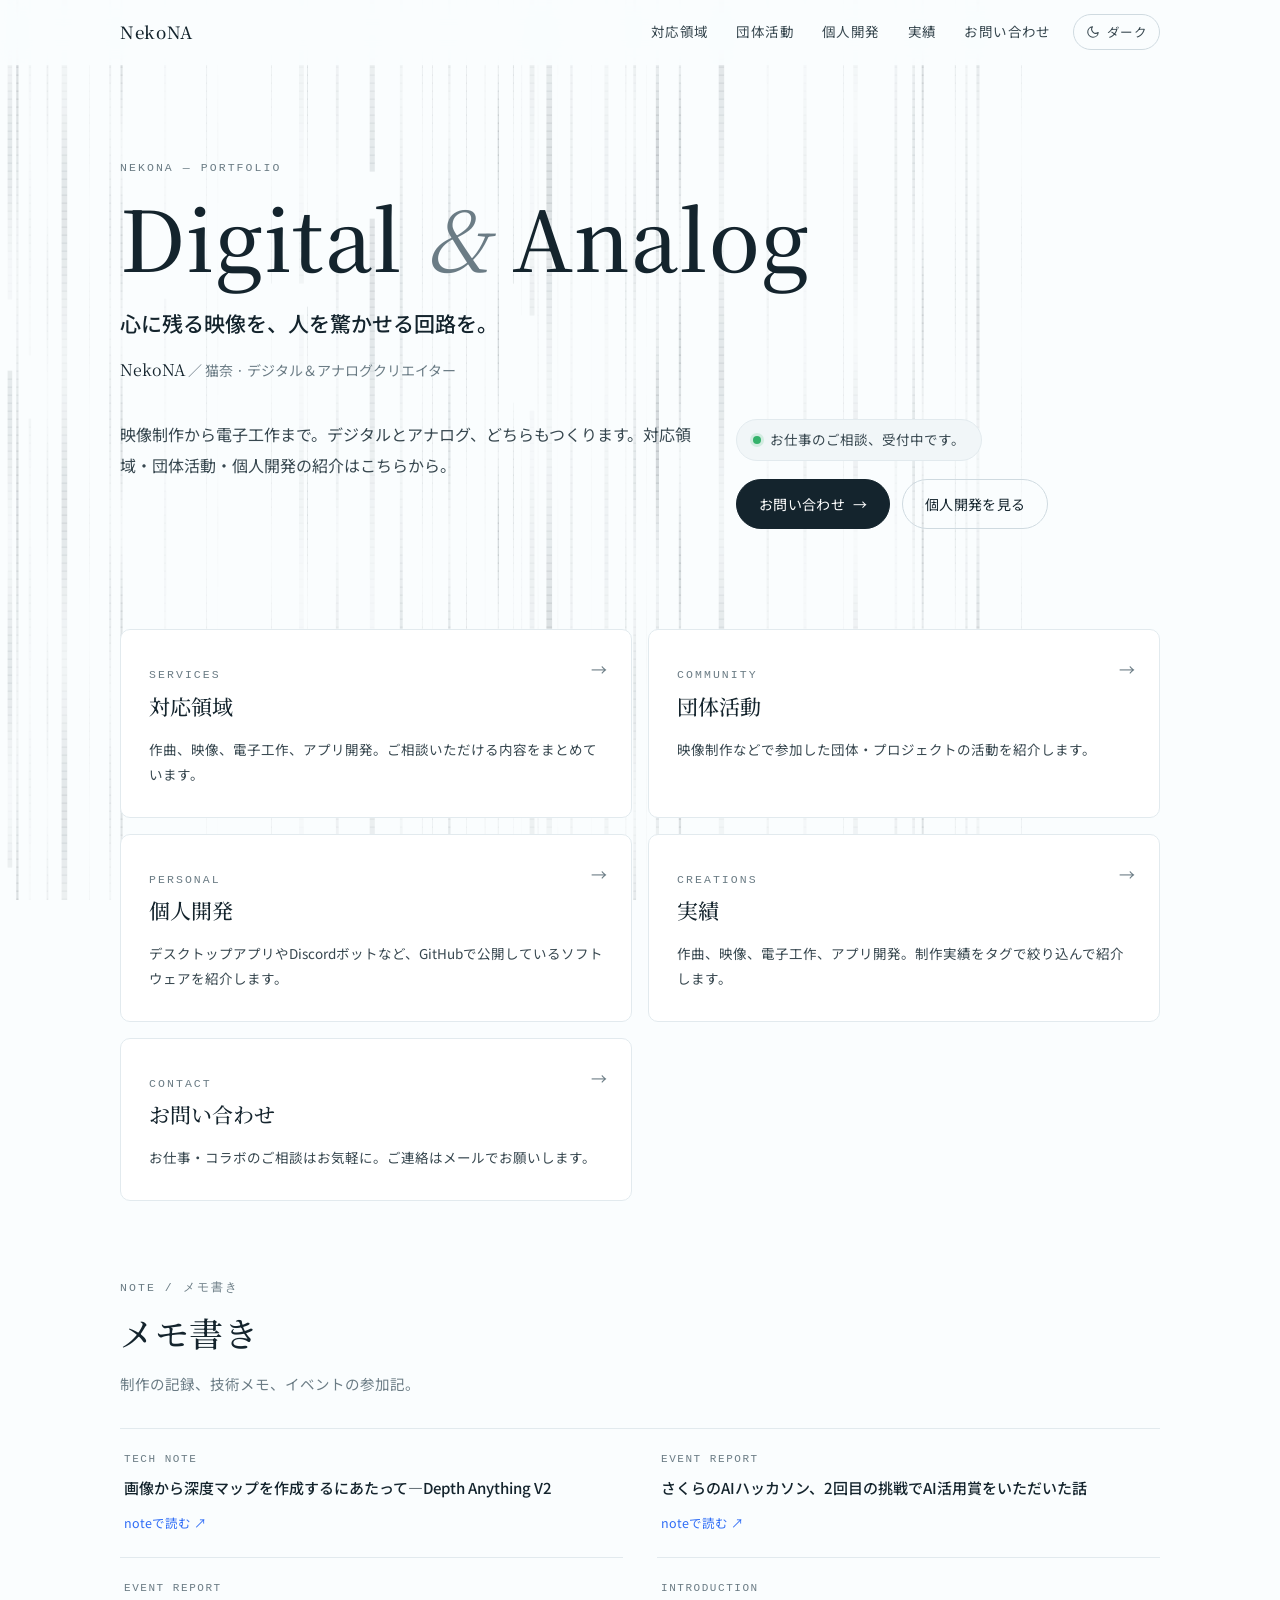
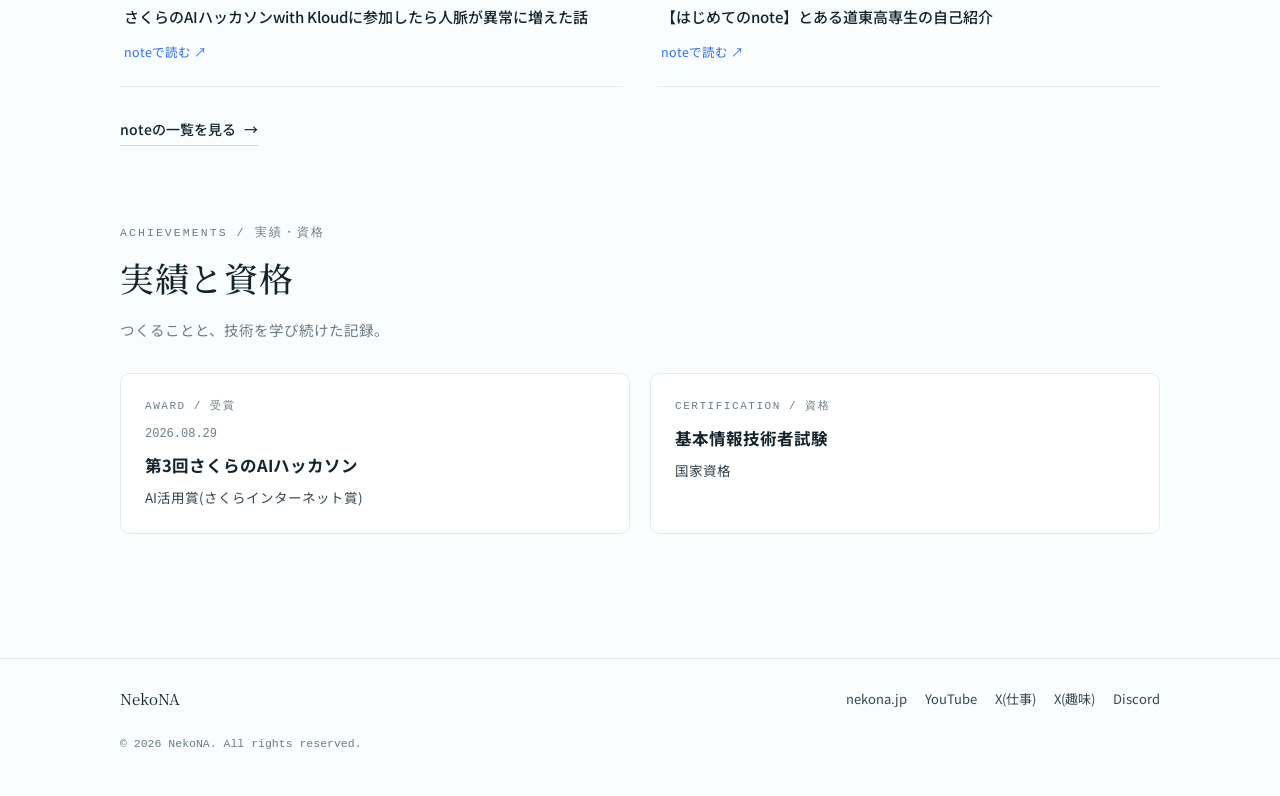
<file: portfolio/index.html>
<!DOCTYPE html>
<html lang="ja">
<head>
<meta charset="UTF-8">
<meta name="viewport" content="width=device-width, initial-scale=1.0">
<title>NekoNA — デジタル＆アナログクリエイター</title>
<meta name="description" content="NekoNA(猫奈)。心に残る映像づくりと、人を驚かせる電子工作。対応領域・団体活動・個人開発を紹介します。">
<meta name="theme-color" content="#fafdfe">
<meta name="color-scheme" content="light">
<link rel="canonical" href="https://nekona.jp/">
<link rel="icon" href="assets/img/favicon.svg" type="image/svg+xml">

<meta property="og:type" content="website">
<meta property="og:title" content="NekoNA — デジタル＆アナログクリエイター">
<meta property="og:description" content="心に残る映像を、人を驚かせる回路を。対応領域・団体活動・個人開発を紹介します。">
<meta property="og:url" content="https://nekona.jp/">
<meta property="og:image" content="https://nekona.jp/assets/img/og.png">
<meta property="og:image:width" content="1200">
<meta property="og:image:height" content="630">
<meta name="twitter:card" content="summary_large_image">
<meta name="twitter:site" content="@n_ekona">

<link rel="preconnect" href="https://fonts.googleapis.com">
<link rel="preconnect" href="https://fonts.gstatic.com" crossorigin>
<link href="https://fonts.googleapis.com/css2?family=Noto+Sans+JP:wght@400;500;700&family=Noto+Serif+JP:wght@300;400;500&display=swap" rel="stylesheet">
<link rel="stylesheet" href="assets/css/style.css?v=20261022">
<script>
  // テーマの初期適用(FOUC回避: 描画前に data-theme を設定)
  (function () {
    try {
      var m = localStorage.getItem('theme') ||
        (window.matchMedia('(prefers-color-scheme: dark)').matches ? 'dark' : 'light');
      document.documentElement.setAttribute('data-theme', m);
      var t = document.querySelector('meta[name="theme-color"]');
      if (t) t.setAttribute('content', m === 'dark' ? '#0e1620' : '#fafdfe');
    } catch (e) {}
  })();
</script>
</head>
<body>
<a class="skip-link" href="#main">本文へスキップ</a>

<!-- ───────── ヘッダー ───────── -->
<header class="site-header">
  <div class="container header-inner">
    <a class="brand" href="index.html">NekoNA</a>
    <div class="header-tools">
    <nav class="site-nav" aria-label="セクション">
      <a href="client-work.html">対応領域</a>
      <a href="community.html">団体活動</a>
      <a href="works.html">個人開発</a>
      <a href="creations.html">実績</a>
      <a href="contact.html">お問い合わせ</a>
    </nav>
      <button type="button" class="theme-toggle" aria-pressed="false">
        <svg class="ico-moon" viewBox="0 0 24 24" fill="none" stroke="currentColor" stroke-width="1.8" stroke-linecap="round" stroke-linejoin="round" aria-hidden="true"><path d="M21 12.79A9 9 0 1 1 11.21 3 7 7 0 0 0 21 12.79z"/></svg>
        <svg class="ico-sun" viewBox="0 0 24 24" fill="none" stroke="currentColor" stroke-width="1.8" stroke-linecap="round" stroke-linejoin="round" aria-hidden="true"><circle cx="12" cy="12" r="4"/><path d="M12 2v2M12 20v2M4.93 4.93l1.41 1.41M17.66 17.66l1.41 1.41M2 12h2M20 12h2M6.34 17.66l-1.41 1.41M19.07 4.93l-1.41 1.41"/></svg>
        <span class="theme-toggle-name">ダーク</span>
      </button>
    </div>
  </div>
</header>

<main id="main">
  <!-- ───────── ヒーロー ───────── -->
  <section class="hero">
    <div class="container">
      <p class="label">NEKONA — PORTFOLIO</p>
      <h1 class="hero-catch" lang="en">Digital <span class="amp">&amp;</span> Analog</h1>
      <p class="hero-lead">心に残る映像を、人を驚かせる回路を。</p>
      <p class="hero-name"><span class="serif">NekoNA</span> ／ 猫奈 · デジタル＆アナログクリエイター</p>

      <div class="hero-cols">
        <div class="hero-summary">
          <p>映像制作から電子工作まで。デジタルとアナログ、どちらもつくります。対応領域・団体活動・個人開発の紹介はこちらから。</p>
        </div>
        <div class="hero-side">
          <p class="hero-status">お仕事のご相談、受付中です。</p>
          <div class="hero-cta">
            <a class="btn btn-primary" href="contact.html">お問い合わせ <span aria-hidden="true">→</span></a>
            <a class="btn btn-ghost" href="works.html">個人開発を見る</a>
          </div>
        </div>
      </div>
    </div>
  </section>

  <!-- ───────── ページ一覧 ───────── -->
  <section class="section" id="pages">
    <div class="container">
      <div class="page-cards reveal">
        <a class="page-card" href="client-work.html">
          <span class="label">SERVICES</span>
          <h2>対応領域</h2>
          <p>作曲、映像、電子工作、アプリ開発。ご相談いただける内容をまとめています。</p>
          <span class="page-card-arrow" aria-hidden="true">→</span>
        </a>
        <a class="page-card" href="community.html">
          <span class="label">COMMUNITY</span>
          <h2>団体活動</h2>
          <p>映像制作などで参加した団体・プロジェクトの活動を紹介します。</p>
          <span class="page-card-arrow" aria-hidden="true">→</span>
        </a>
        <a class="page-card" href="works.html">
          <span class="label">PERSONAL</span>
          <h2>個人開発</h2>
          <p>デスクトップアプリやDiscordボットなど、GitHubで公開しているソフトウェアを紹介します。</p>
          <span class="page-card-arrow" aria-hidden="true">→</span>
        </a>
        <a class="page-card" href="creations.html">
          <span class="label">CREATIONS</span>
          <h2>実績</h2>
          <p>作曲、映像、電子工作、アプリ開発。制作実績をタグで絞り込んで紹介します。</p>
          <span class="page-card-arrow" aria-hidden="true">→</span>
        </a>
        <a class="page-card" href="contact.html">
          <span class="label">CONTACT</span>
          <h2>お問い合わせ</h2>
          <p>お仕事・コラボのご相談はお気軽に。ご連絡はメールでお願いします。</p>
          <span class="page-card-arrow" aria-hidden="true">→</span>
        </a>
      </div>
    </div>
  </section>

  <!-- ───────── NOTE ───────── -->
  <section class="section" id="note">
    <div class="container">
      <div class="section-head reveal">
        <p class="label">NOTE / メモ書き</p>
        <h2 class="section-title">メモ書き</h2>
        <p class="section-note">制作の記録、技術メモ、イベントの参加記。</p>
      </div>

      <div class="notes-grid reveal">
        <a class="note-card" href="https://note.com/n_ekona/n/n5dc6d6b63261" target="_blank" rel="noopener noreferrer">
          <span class="note-card-label mono">TECH NOTE</span>
          <h3>画像から深度マップを作成するにあたって―Depth Anything V2</h3>
          <span class="note-card-link">noteで読む <span aria-hidden="true">↗</span></span>
        </a>
        <a class="note-card" href="https://note.com/n_ekona/n/n26659060684d" target="_blank" rel="noopener noreferrer">
          <span class="note-card-label mono">EVENT REPORT</span>
          <h3>さくらのAIハッカソン、2回目の挑戦でAI活用賞をいただいた話</h3>
          <span class="note-card-link">noteで読む <span aria-hidden="true">↗</span></span>
        </a>
        <a class="note-card" href="https://note.com/n_ekona/n/nd3a6a8fc4575" target="_blank" rel="noopener noreferrer">
          <span class="note-card-label mono">EVENT REPORT</span>
          <h3>さくらのAIハッカソンwith Kloudに参加したら人脈が異常に増えた話</h3>
          <span class="note-card-link">noteで読む <span aria-hidden="true">↗</span></span>
        </a>
        <a class="note-card" href="https://note.com/n_ekona/n/ndad0723107ad" target="_blank" rel="noopener noreferrer">
          <span class="note-card-label mono">INTRODUCTION</span>
          <h3>【はじめてのnote】とある道東高専生の自己紹介</h3>
          <span class="note-card-link">noteで読む <span aria-hidden="true">↗</span></span>
        </a>
      </div>

      <div class="works-more reveal">
        <a href="https://note.com/n_ekona" target="_blank" rel="noopener noreferrer">noteの一覧を見る <span aria-hidden="true">→</span></a>
      </div>
    </div>
  </section>

  <!-- ───────── ACHIEVEMENTS ───────── -->
  <section class="section" id="achievements">
    <div class="container">
      <div class="section-head reveal">
        <p class="label">ACHIEVEMENTS / 実績・資格</p>
        <h2 class="section-title">実績と資格</h2>
        <p class="section-note">つくることと、技術を学び続けた記録。</p>
      </div>

      <div class="achievements-grid reveal">
        <div class="achievement-card">
          <p class="achievement-kind mono">AWARD / 受賞</p>
          <span class="achievement-date mono">2026.08.29</span>
          <p class="achievement-title">第3回さくらのAIハッカソン</p>
          <p class="achievement-detail">AI活用賞(さくらインターネット賞)</p>
        </div>
        <div class="achievement-card">
          <p class="achievement-kind mono">CERTIFICATION / 資格</p>
          <p class="achievement-title">基本情報技術者試験</p>
          <p class="achievement-detail">国家資格</p>
        </div>
      </div>
    </div>
  </section>
</main>

<!-- ───────── フッター ───────── -->
<footer class="site-footer">
  <div class="container">
    <div class="footer-inner">
      <span class="footer-brand">NekoNA</span>
      <nav class="footer-links" aria-label="フッターリンク">
        <a href="https://nekona.jp/" target="_blank" rel="noopener">nekona.jp</a>
        <a href="https://www.youtube.com/@n_ekona" target="_blank" rel="noopener">YouTube</a>
        <a href="https://x.com/n_ekona" target="_blank" rel="noopener">X(仕事)</a>
        <a href="https://x.com/nekolnu" target="_blank" rel="noopener">X(趣味)</a>
        <a href="https://nekona.jp/d" target="_blank" rel="noopener">Discord</a>
      </nav>
    </div>
    <p class="footer-copy mono">© <span id="year">2026</span> NekoNA. All rights reserved.</p>
  </div>
</footer>

<script src="assets/js/bglines.js?v=20261021"></script>
<script src="assets/js/bg3d.js?v=20261021"></script>
<script src="assets/js/works.js"></script>
<script src="assets/js/main.js"></script>
<script src="assets/js/petals.js"></script>
</body>
</html>
</file>
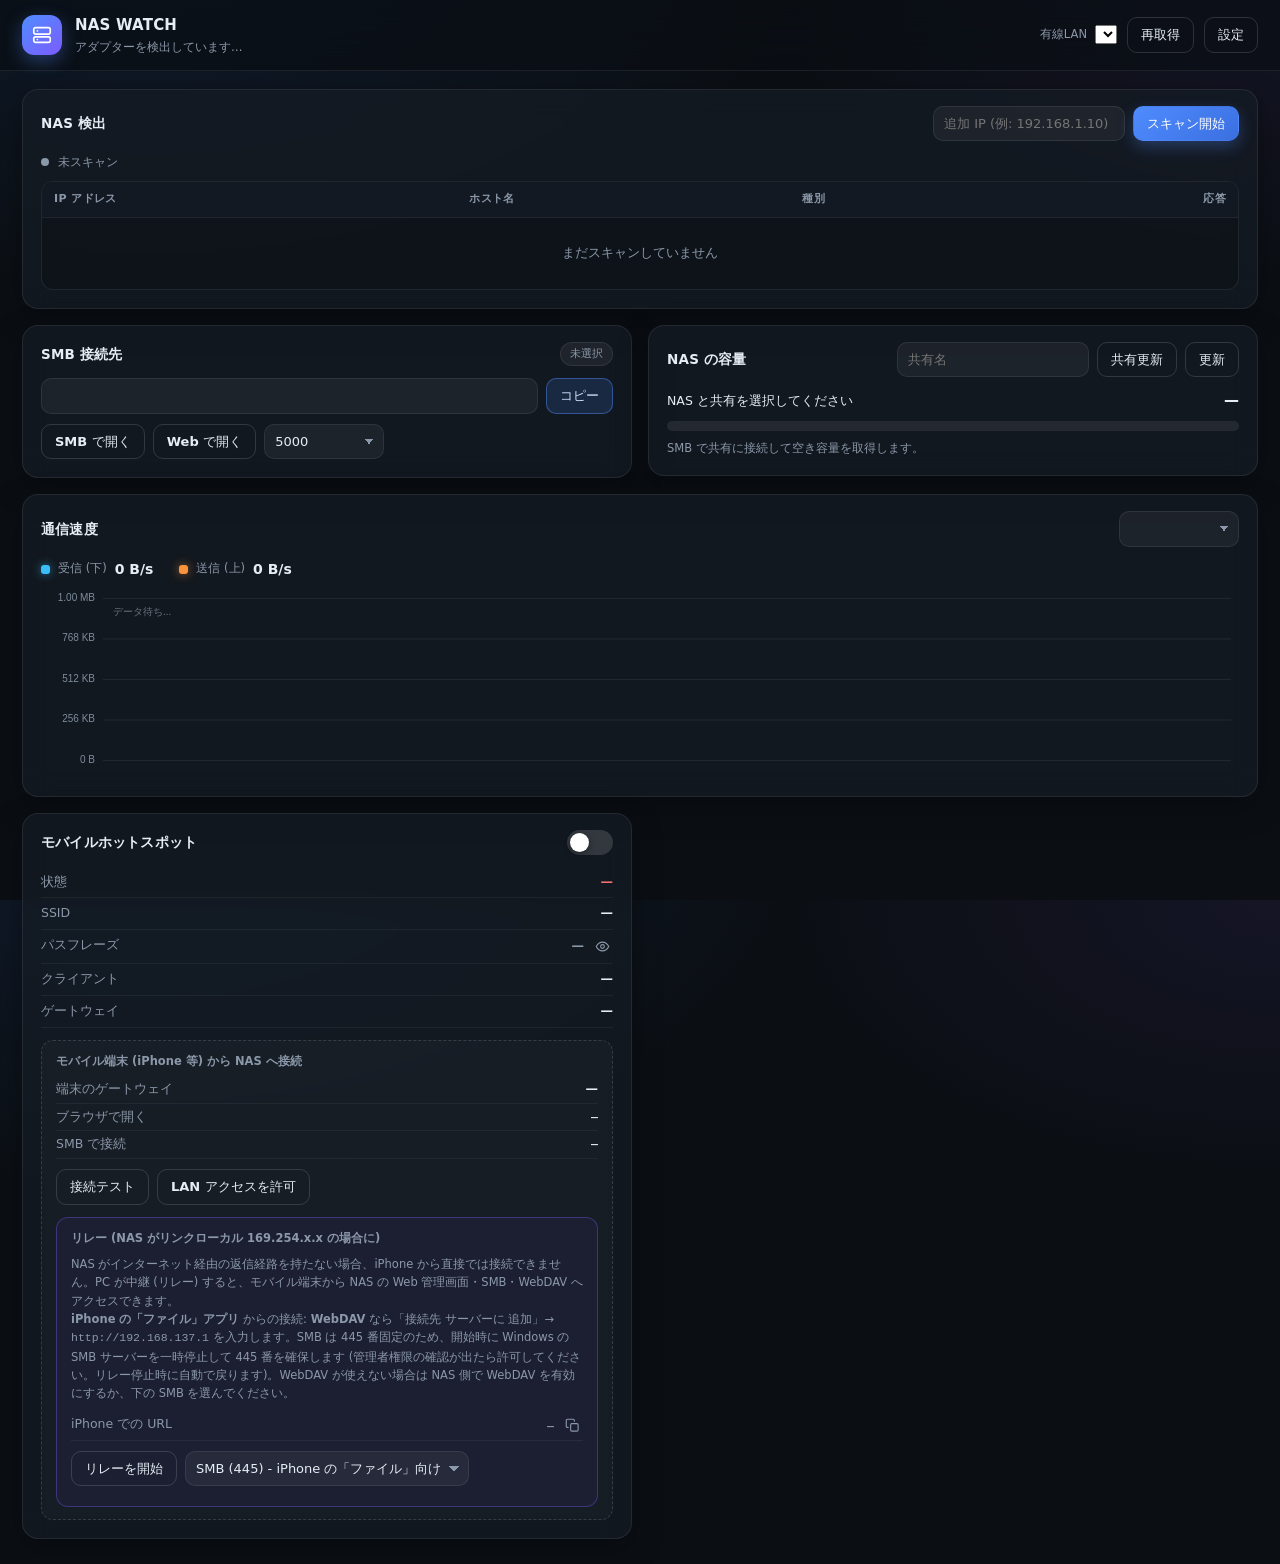
<file: NasWatcher/UI/assets/index.html>
<!DOCTYPE html>
<html lang="ja">
<head>
<meta charset="utf-8">
<meta name="viewport" content="width=device-width, initial-scale=1">
<title>NAS WATCH</title>
<link rel="stylesheet" href="styles.css">
</head>
<body>

<header class="topbar">
  <div class="brand">
    <div class="logo" aria-hidden="true">
      <svg viewBox="0 0 24 24" width="22" height="22" fill="none" stroke="currentColor" stroke-width="1.8" stroke-linecap="round" stroke-linejoin="round">
        <rect x="3" y="4" width="18" height="7" rx="2"></rect>
        <rect x="3" y="14" width="18" height="6" rx="2"></rect>
        <line x1="7" y1="7.5" x2="7.01" y2="7.5"></line>
        <line x1="7" y1="17" x2="7.01" y2="17"></line>
      </svg>
    </div>
    <div class="brand-text">
      <h1>NAS WATCH</h1>
      <p id="adapterInfo">アダプターを検出しています…</p>
    </div>
  </div>

  <div class="topbar-actions">
    <label class="field">
      <span>有線LAN</span>
      <select id="adapterSelect"></select>
    </label>
    <button class="btn ghost" id="refreshAdapters" title="アダプターの再取得">再取得</button>
    <button class="btn ghost" id="openSettings" title="設定">設定</button>
  </div>
</header>

<main class="grid">

  <!-- NAS 検出 -->
  <section class="card span-2">
    <div class="card-head">
      <h2>NAS 検出</h2>
      <div class="card-actions">
        <input id="extraIp" class="input" placeholder="追加 IP (例: 192.168.1.10)" spellcheck="false">
        <button class="btn primary" id="scanBtn">スキャン開始</button>
        <button class="btn ghost" id="cancelScanBtn" hidden>中止</button>
      </div>
    </div>
    <div class="statusline">
      <span class="pulse" id="scanPulse"></span>
      <span id="scanStatus">未スキャン</span>
    </div>
    <div class="table-wrap">
      <table id="hostTable">
        <thead>
          <tr><th>IP アドレス</th><th>ホスト名</th><th>種別</th><th class="num">応答</th></tr>
        </thead>
        <tbody><tr class="empty"><td colspan="5">まだスキャンしていません</td></tr></tbody>
      </table>
    </div>
  </section>

  <!-- SMB 接続先 -->
  <section class="card">
    <div class="card-head"><h2>SMB 接続先</h2><span class="badge" id="smbBadge">未選択</span></div>
    <div class="path-box">
      <input id="smbPath" class="input mono" readonly spellcheck="false">
      <button class="btn accent" id="copyBtn" title="クリップボードにコピー">コピー</button>
    </div>
    <div class="row">
      <button class="btn ghost" id="openSmbBtn">SMB で開く</button>
      <button class="btn ghost" id="openWebBtn">Web で開く</button>
      <select id="webPort" class="input select-inline"></select>
    </div>
  </section>

  <!-- 容量 -->
  <section class="card">
    <div class="card-head">
      <h2>NAS の容量</h2>
      <div class="card-actions">
        <input id="shareSelect" class="input select-inline" list="shareOptions" placeholder="共有名" spellcheck="false">
        <datalist id="shareOptions"></datalist>
        <button class="btn ghost" id="refreshShares">共有更新</button>
        <button class="btn ghost" id="refreshCapacity">更新</button>
      </div>
    </div>
    <div class="usage">
      <div class="usage-head"><span id="usageText">NAS と共有を選択してください</span><b id="usagePercent">—</b></div>
      <div class="usage-bar"><div class="usage-fill" id="usageFill"></div></div>
      <div class="muted" id="capacityDetail">SMB で共有に接続して空き容量を取得します。</div>
    </div>
  </section>

  <!-- 通信速度 -->
  <section class="card span-2">
    <div class="card-head">
      <h2>通信速度</h2>
      <div class="card-actions">
        <select id="speedSelect" class="input select-inline"></select>
      </div>
    </div>
    <div class="metrics">
      <div class="metric rx"><span class="dot"></span><span class="metric-label">受信 (下)</span><strong id="rxValue">0 B/s</strong></div>
      <div class="metric tx"><span class="dot"></span><span class="metric-label">送信 (上)</span><strong id="txValue">0 B/s</strong></div>
    </div>
    <div class="chart-wrap"><canvas id="chart"></canvas></div>
  </section>

  <!-- モバイルホットスポット -->
  <section class="card">
    <div class="card-head">
      <h2>モバイルホットスポット</h2>
      <label class="switch">
        <input type="checkbox" id="hotspotToggle">
        <span class="slider"></span>
      </label>
    </div>
    <div class="kv"><span>状態</span><b id="hsState" class="state-off">—</b></div>
    <div class="kv"><span>SSID</span><b id="hsSsid">—</b></div>
    <div class="kv"><span>パスフレーズ</span><span class="kv-value"><b id="hsPass">—</b><button class="icon-toggle" id="togglePass" title="パスフレーズを表示 / 非表示" aria-label="パスフレーズの表示を切り替え"><svg class="eye eye-open" viewBox="0 0 24 24" width="15" height="15" fill="none" stroke="currentColor" stroke-width="1.8" stroke-linecap="round" stroke-linejoin="round"><path d="M2 12s3.6-7 10-7 10 7 10 7-3.6 7-10 7-10-7-10-7Z"></path><circle cx="12" cy="12" r="3"></circle></svg><svg class="eye eye-off" viewBox="0 0 24 24" width="15" height="15" fill="none" stroke="currentColor" stroke-width="1.8" stroke-linecap="round" stroke-linejoin="round"><path d="M3 3l18 18"></path><path d="M10.6 6.2A9.9 9.9 0 0 1 12 6c6.4 0 10 6 10 6a17.6 17.6 0 0 1-3.4 4.1"></path><path d="M6.5 7.6A17.3 17.3 0 0 0 2 12s3.6 6 10 6a9.8 9.8 0 0 0 4.2-.9"></path></svg></button></span></div>
    <div class="kv"><span>クライアント</span><b id="hsClients">—</b></div>
    <div class="kv"><span>ゲートウェイ</span><b id="hsGateway">—</b></div>
    <div class="muted" id="hsMessage"></div>

    <div class="lan-box">
      <div class="lan-head">モバイル端末 (iPhone 等) から NAS へ接続</div>
      <div class="kv"><span>端末のゲートウェイ</span><b id="lanGateway">—</b></div>
      <div class="kv"><span>ブラウザで開く</span><b id="lanWebUrl" class="mono-text">—</b></div>
      <div class="kv"><span>SMB で接続</span><b id="lanSmbUrl" class="mono-text">—</b></div>
      <div class="lan-actions">
        <button class="btn ghost" id="lanTest">接続テスト</button>
        <button class="btn ghost" id="lanToggle">LAN アクセスを許可</button>
      </div>
      <div class="muted" id="lanResult"></div>

      <div class="relay-box">
        <div class="lan-head">リレー (NAS がリンクローカル 169.254.x.x の場合に)</div>
        <div class="muted relay-note">NAS がインターネット経由の返信経路を持たない場合、iPhone から直接では接続できません。PC が中継 (リレー) すると、モバイル端末から NAS の Web 管理画面・SMB・WebDAV へアクセスできます。<br>
          <b>iPhone の「ファイル」アプリ</b> からの接続: <b>WebDAV</b> なら「接続先&nbsp;サーバーに&nbsp;追加」→ <code id="relayUrlHint">http://192.168.137.1</code> を入力します。SMB は 445 番固定のため、開始時に Windows の SMB サーバーを一時停止して 445 番を確保します (管理者権限の確認が出たら許可してください。リレー停止時に自動で戻ります)。WebDAV が使えない場合は NAS 側で WebDAV を有効にするか、下の SMB を選んでください。</div>
        <div class="kv"><span>iPhone での URL</span><span class="kv-value"><b id="relayUrl" class="mono-text">—</b><button class="icon-toggle" id="copyRelayUrl" title="URL をコピー" aria-label="URL をコピー"><svg viewBox="0 0 24 24" width="15" height="15" fill="none" stroke="currentColor" stroke-width="1.8" stroke-linecap="round" stroke-linejoin="round"><rect x="9" y="9" width="12" height="12" rx="2"></rect><path d="M5 15H4a2 2 0 0 1-2-2V4a2 2 0 0 1 2-2h9a2 2 0 0 1 2 2v1"></path></svg></button></span></div>
        <div class="lan-actions">
          <button class="btn ghost" id="relayToggle">リレーを開始</button>
          <select id="relayTarget" class="input select-inline" autocomplete="off"></select>
        </div>
        <div class="muted" id="relayResult"></div>
      </div>
    </div>
  </section>

</main>

<div id="toasts"></div>

<!-- 設定モーダル -->
<div id="settingsModal" class="modal hidden">
  <div class="modal-card">
    <div class="modal-head">
      <h2>設定</h2>
      <button class="icon-btn" id="closeSettings" aria-label="閉じる">✕</button>
    </div>
    <div class="modal-body">
      <div class="form-grid">
        <label>NAS の IP アドレス<input id="setIp" class="input" spellcheck="false"></label>
        <label>共有名<input id="setShare" class="input" spellcheck="false"></label>
        <label>Web 管理画面のポート<input id="setWebPort" class="input" type="number" min="1" max="65535"></label>
        <label>SMB 認証方式
          <select id="setAuthMode" class="input">
            <option value="current">現在ログイン中のユーザー</option>
            <option value="guest">ゲスト (匿名) アクセス</option>
            <option value="explicit">ユーザー名とパスワードを指定</option>
          </select>
        </label>
        <label>ユーザー名<input id="setUser" class="input" spellcheck="false"></label>
        <label>パスワード<input id="setPassword" class="input" type="password"></label>
        <label>ポート検出の待ち時間 (ms)<input id="setTimeout" class="input" type="number" min="100" max="5000" step="100"></label>
        <label>SNMP コミュニティ文字列<input id="setSnmpCommunity" class="input" spellcheck="false"></label>
        <label>SNMP ポート<input id="setSnmpPort" class="input" type="number" min="1" max="65535"></label>
      </div>
      <div class="checks">
        <label class="check"><input type="checkbox" id="setSaveCred"> 資格情報を Windows に保存する</label>
        <label class="check"><input type="checkbox" id="setAutoScan"> 起動時に自動スキャンする</label>
        <label class="check"><input type="checkbox" id="setUseSnmp"> SMB で取得できないときは SNMP で容量を取得する</label>
      </div>
    </div>
    <div class="modal-foot">
      <button class="btn ghost" id="openLog">ログを開く</button>
      <div class="spacer"></div>
      <button class="btn ghost" id="cancelSettings">キャンセル</button>
      <button class="btn primary" id="saveSettings">保存</button>
    </div>
  </div>
</div>

<script src="app.js"></script>
</body>
</html>
</file>
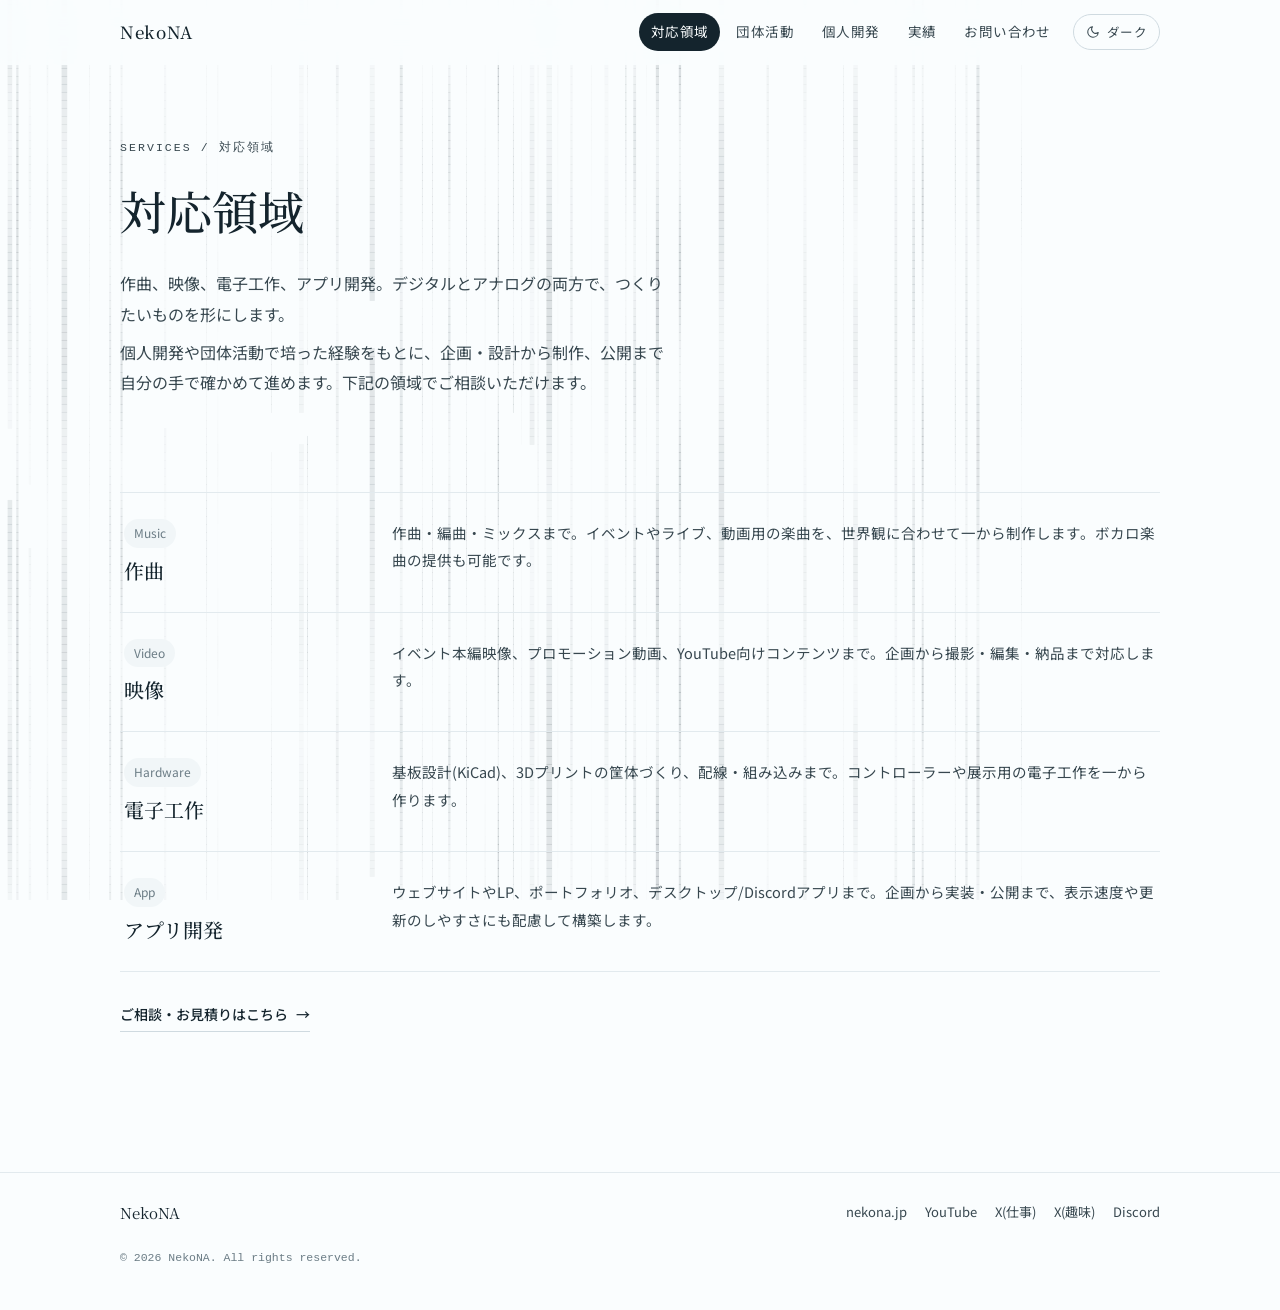
<file: portfolio/client-work.html>
<!DOCTYPE html>
<html lang="ja">
<head>
<meta charset="UTF-8">
<meta name="viewport" content="width=device-width, initial-scale=1.0">
<title>対応領域 | NekoNA</title>
<meta name="description" content="NekoNA(猫奈)がご相談いただける領域。作曲、映像、電子工作、アプリ開発に対応します。">
<meta name="theme-color" content="#fafdfe">
<meta name="color-scheme" content="light">
<link rel="canonical" href="https://nekona.jp/client-work.html">
<link rel="icon" href="assets/img/favicon.svg" type="image/svg+xml">

<meta property="og:type" content="website">
<meta property="og:title" content="対応領域 | NekoNA">
<meta property="og:description" content="作曲、映像、電子工作、アプリ開発。ご相談いただける領域をご紹介します。">
<meta property="og:url" content="https://nekona.jp/client-work.html">
<meta property="og:image" content="https://nekona.jp/assets/img/og.png">
<meta property="og:image:width" content="1200">
<meta property="og:image:height" content="630">
<meta name="twitter:card" content="summary_large_image">
<meta name="twitter:site" content="@n_ekona">

<link rel="preconnect" href="https://fonts.googleapis.com">
<link rel="preconnect" href="https://fonts.gstatic.com" crossorigin>
<link href="https://fonts.googleapis.com/css2?family=Noto+Sans+JP:wght@400;500;700&family=Noto+Serif+JP:wght@300;400;500&display=swap" rel="stylesheet">
<link rel="stylesheet" href="assets/css/style.css?v=20261022">
<script>
  // テーマの初期適用(FOUC回避: 描画前に data-theme を設定)
  (function () {
    try {
      var m = localStorage.getItem('theme') ||
        (window.matchMedia('(prefers-color-scheme: dark)').matches ? 'dark' : 'light');
      document.documentElement.setAttribute('data-theme', m);
      var t = document.querySelector('meta[name="theme-color"]');
      if (t) t.setAttribute('content', m === 'dark' ? '#0e1620' : '#fafdfe');
    } catch (e) {}
  })();
</script>
</head>
<body>
<a class="skip-link" href="#main">本文へスキップ</a>

<!-- ───────── ヘッダー ───────── -->
<header class="site-header">
  <div class="container header-inner">
    <a class="brand" href="index.html">NekoNA</a>
    <div class="header-tools">
    <nav class="site-nav" aria-label="セクション">
      <a href="client-work.html" aria-current="page">対応領域</a>
      <a href="community.html">団体活動</a>
      <a href="works.html">個人開発</a>
      <a href="creations.html">実績</a>
      <a href="contact.html">お問い合わせ</a>
    </nav>
      <button type="button" class="theme-toggle" aria-pressed="false">
        <svg class="ico-moon" viewBox="0 0 24 24" fill="none" stroke="currentColor" stroke-width="1.8" stroke-linecap="round" stroke-linejoin="round" aria-hidden="true"><path d="M21 12.79A9 9 0 1 1 11.21 3 7 7 0 0 0 21 12.79z"/></svg>
        <svg class="ico-sun" viewBox="0 0 24 24" fill="none" stroke="currentColor" stroke-width="1.8" stroke-linecap="round" stroke-linejoin="round" aria-hidden="true"><circle cx="12" cy="12" r="4"/><path d="M12 2v2M12 20v2M4.93 4.93l1.41 1.41M17.66 17.66l1.41 1.41M2 12h2M20 12h2M6.34 17.66l-1.41 1.41M19.07 4.93l-1.41 1.41"/></svg>
        <span class="theme-toggle-name">ダーク</span>
      </button>
    </div>
  </div>
</header>

<main id="main">
  <div class="container">

    <!-- ───────── ページイントロ ───────── -->
    <section class="page-intro">
      <p class="label">SERVICES / 対応領域</p>
      <h1>対応領域</h1>
      <p>作曲、映像、電子工作、アプリ開発。デジタルとアナログの両方で、つくりたいものを形にします。</p>
      <p>個人開発や団体活動で培った経験をもとに、企画・設計から制作、公開まで自分の手で確かめて進めます。下記の領域でご相談いただけます。</p>
    </section>

    <!-- ───────── 対応できる領域 ───────── -->
    <section class="section" aria-label="対応できる領域">
      <div class="works-list reveal">
        <article class="work-item">
          <div>
            <p class="item-tags"><span>Music</span></p>
            <h2 class="work-name">作曲</h2>
          </div>
          <div class="work-body">
            <p>作曲・編曲・ミックスまで。イベントやライブ、動画用の楽曲を、世界観に合わせて一から制作します。ボカロ楽曲の提供も可能です。</p>
          </div>
        </article>
        <article class="work-item">
          <div>
            <p class="item-tags"><span>Video</span></p>
            <h2 class="work-name">映像</h2>
          </div>
          <div class="work-body">
            <p>イベント本編映像、プロモーション動画、YouTube向けコンテンツまで。企画から撮影・編集・納品まで対応します。</p>
          </div>
        </article>
        <article class="work-item">
          <div>
            <p class="item-tags"><span>Hardware</span></p>
            <h2 class="work-name">電子工作</h2>
          </div>
          <div class="work-body">
            <p>基板設計(KiCad)、3Dプリントの筐体づくり、配線・組み込みまで。コントローラーや展示用の電子工作を一から作ります。</p>
          </div>
        </article>
        <article class="work-item">
          <div>
            <p class="item-tags"><span>App</span></p>
            <h2 class="work-name">アプリ開発</h2>
          </div>
          <div class="work-body">
            <p>ウェブサイトやLP、ポートフォリオ、デスクトップ/Discordアプリまで。企画から実装・公開まで、表示速度や更新のしやすさにも配慮して構築します。</p>
          </div>
        </article>
      </div>

      <p class="works-more reveal">
        <a href="contact.html">ご相談・お見積りはこちら <span aria-hidden="true">→</span></a>
      </p>
    </section>

  </div>
</main>

<!-- ───────── フッター ───────── -->
<footer class="site-footer">
  <div class="container">
    <div class="footer-inner">
      <span class="footer-brand">NekoNA</span>
      <nav class="footer-links" aria-label="フッターリンク">
        <a href="https://nekona.jp/" target="_blank" rel="noopener">nekona.jp</a>
        <a href="https://www.youtube.com/@n_ekona" target="_blank" rel="noopener">YouTube</a>
        <a href="https://x.com/n_ekona" target="_blank" rel="noopener">X(仕事)</a>
        <a href="https://x.com/nekolnu" target="_blank" rel="noopener">X(趣味)</a>
        <a href="https://nekona.jp/d" target="_blank" rel="noopener">Discord</a>
      </nav>
    </div>
    <p class="footer-copy mono">© <span id="year">2026</span> NekoNA. All rights reserved.</p>
  </div>
</footer>

<script src="assets/js/bglines.js?v=20261021"></script>
<script src="assets/js/bg3d.js?v=20261021"></script>
<script src="assets/js/works.js"></script>
<script src="assets/js/main.js"></script>
<script src="assets/js/petals.js"></script>
</body>
</html>
</file>
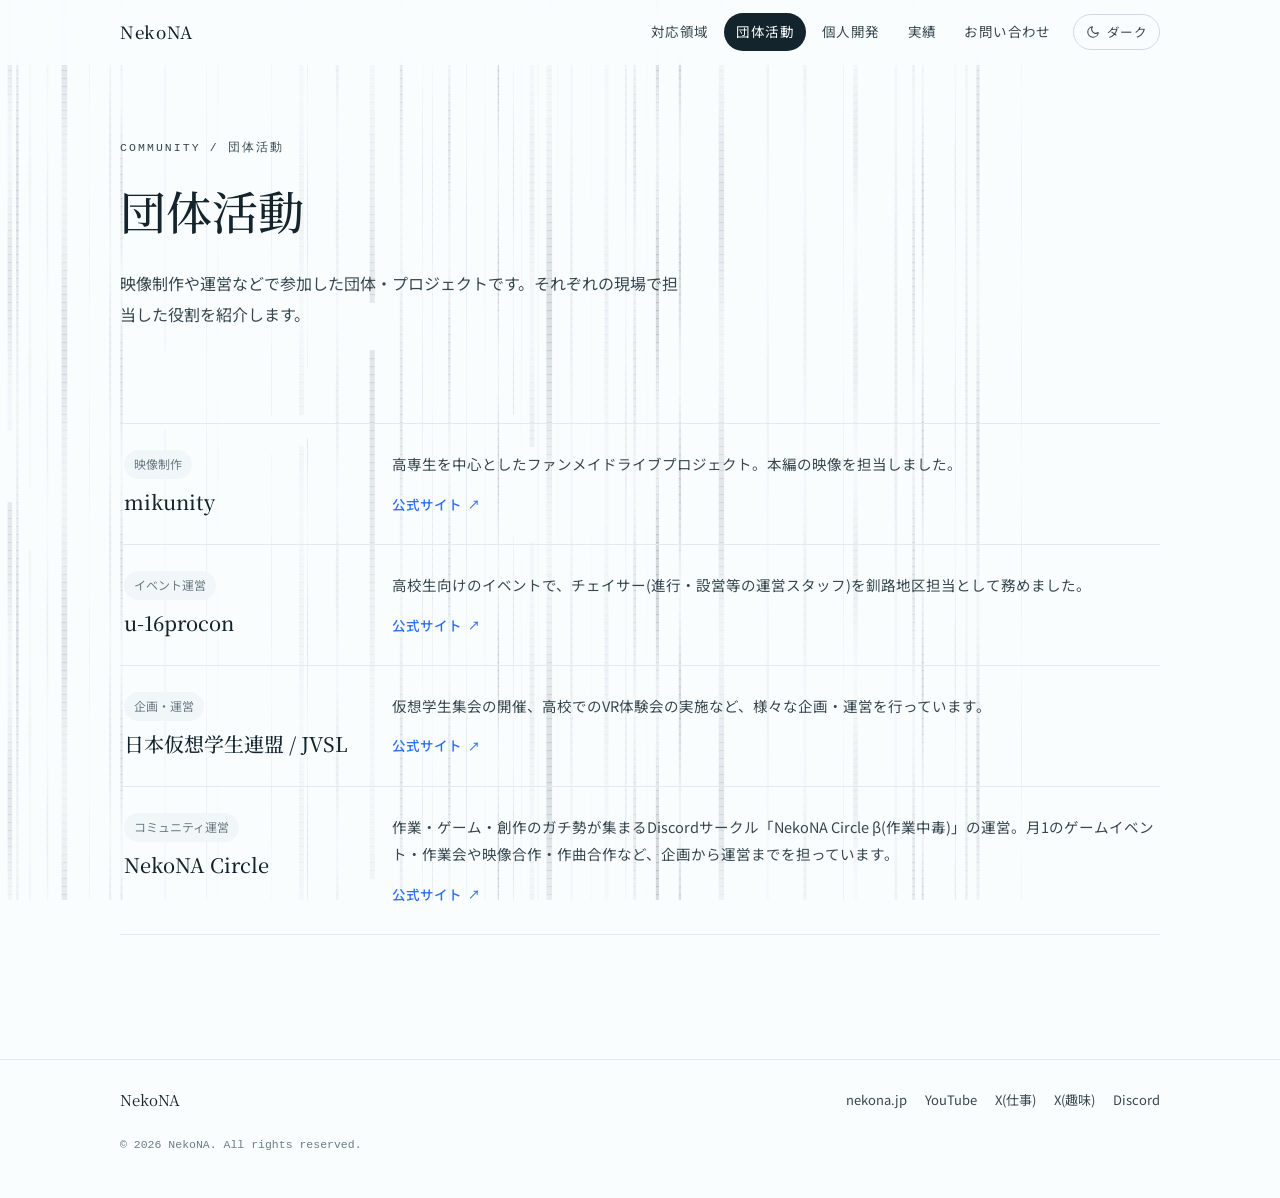
<file: portfolio/community.html>
<!DOCTYPE html>
<html lang="ja">
<head>
<meta charset="UTF-8">
<meta name="viewport" content="width=device-width, initial-scale=1.0">
<title>団体活動 | NekoNA</title>
<meta name="description" content="NekoNA(猫奈)の団体活動。mikunity(映像制作)、u-16procon(チェイサー)、日本仮想学生連盟(JVSL)、NekoNA Circleなど、参加した団体・プロジェクトの活動を紹介します。">
<meta name="theme-color" content="#fafdfe">
<meta name="color-scheme" content="light">
<link rel="canonical" href="https://nekona.jp/community.html">
<link rel="icon" href="assets/img/favicon.svg" type="image/svg+xml">

<meta property="og:type" content="website">
<meta property="og:title" content="団体活動 | NekoNA">
<meta property="og:description" content="mikunity、u-16procon、日本仮想学生連盟(JVSL)、NekoNA Circleなど、参加した団体・プロジェクトの活動を紹介します。">
<meta property="og:url" content="https://nekona.jp/community.html">
<meta property="og:image" content="https://nekona.jp/assets/img/og.png">
<meta property="og:image:width" content="1200">
<meta property="og:image:height" content="630">
<meta name="twitter:card" content="summary_large_image">
<meta name="twitter:site" content="@n_ekona">

<link rel="preconnect" href="https://fonts.googleapis.com">
<link rel="preconnect" href="https://fonts.gstatic.com" crossorigin>
<link href="https://fonts.googleapis.com/css2?family=Noto+Sans+JP:wght@400;500;700&family=Noto+Serif+JP:wght@300;400;500&display=swap" rel="stylesheet">
<link rel="stylesheet" href="assets/css/style.css?v=20261022">
<script>
  // テーマの初期適用(FOUC回避: 描画前に data-theme を設定)
  (function () {
    try {
      var m = localStorage.getItem('theme') ||
        (window.matchMedia('(prefers-color-scheme: dark)').matches ? 'dark' : 'light');
      document.documentElement.setAttribute('data-theme', m);
      var t = document.querySelector('meta[name="theme-color"]');
      if (t) t.setAttribute('content', m === 'dark' ? '#0e1620' : '#fafdfe');
    } catch (e) {}
  })();
</script>
</head>
<body>
<a class="skip-link" href="#main">本文へスキップ</a>

<!-- ───────── ヘッダー ───────── -->
<header class="site-header">
  <div class="container header-inner">
    <a class="brand" href="index.html">NekoNA</a>
    <div class="header-tools">
    <nav class="site-nav" aria-label="セクション">
      <a href="client-work.html">対応領域</a>
      <a href="community.html" aria-current="page">団体活動</a>
      <a href="works.html">個人開発</a>
      <a href="creations.html">実績</a>
      <a href="contact.html">お問い合わせ</a>
    </nav>
      <button type="button" class="theme-toggle" aria-pressed="false">
        <svg class="ico-moon" viewBox="0 0 24 24" fill="none" stroke="currentColor" stroke-width="1.8" stroke-linecap="round" stroke-linejoin="round" aria-hidden="true"><path d="M21 12.79A9 9 0 1 1 11.21 3 7 7 0 0 0 21 12.79z"/></svg>
        <svg class="ico-sun" viewBox="0 0 24 24" fill="none" stroke="currentColor" stroke-width="1.8" stroke-linecap="round" stroke-linejoin="round" aria-hidden="true"><circle cx="12" cy="12" r="4"/><path d="M12 2v2M12 20v2M4.93 4.93l1.41 1.41M17.66 17.66l1.41 1.41M2 12h2M20 12h2M6.34 17.66l-1.41 1.41M19.07 4.93l-1.41 1.41"/></svg>
        <span class="theme-toggle-name">ダーク</span>
      </button>
    </div>
  </div>
</header>

<main id="main">
  <div class="container">

    <!-- ───────── ページイントロ ───────── -->
    <section class="page-intro">
      <p class="label">COMMUNITY / 団体活動</p>
      <h1>団体活動</h1>
      <p>映像制作や運営などで参加した団体・プロジェクトです。それぞれの現場で担当した役割を紹介します。</p>
    </section>

    <!-- ───────── 活動一覧 ───────── -->
    <section class="section" aria-label="団体活動一覧">
      <div class="works-list reveal">
        <article class="work-item">
          <div>
            <p class="item-tags"><span>映像制作</span></p>
            <h2 class="work-name"><a href="https://mikunity.live/" target="_blank" rel="noopener noreferrer">mikunity</a></h2>
          </div>
          <div class="work-body">
            <p>高専生を中心としたファンメイドライブプロジェクト。本編の映像を担当しました。</p>
            <a class="work-link" href="https://mikunity.live/" target="_blank" rel="noopener noreferrer">公式サイト</a>
          </div>
        </article>
        <article class="work-item">
          <div>
            <p class="item-tags"><span>イベント運営</span></p>
            <h2 class="work-name"><a href="https://procon.946oss.net/" target="_blank" rel="noopener noreferrer">u-16procon</a></h2>
          </div>
          <div class="work-body">
            <p>高校生向けのイベントで、チェイサー(進行・設営等の運営スタッフ)を釧路地区担当として務めました。</p>
            <a class="work-link" href="https://procon.946oss.net/" target="_blank" rel="noopener noreferrer">公式サイト</a>
          </div>
        </article>
        <article class="work-item">
          <div>
            <p class="item-tags"><span>企画・運営</span></p>
            <h2 class="work-name"><a href="https://jvs-league.org/" target="_blank" rel="noopener noreferrer">日本仮想学生連盟 / JVSL</a></h2>
          </div>
          <div class="work-body">
            <p>仮想学生集会の開催、高校でのVR体験会の実施など、様々な企画・運営を行っています。</p>
            <a class="work-link" href="https://jvs-league.org/" target="_blank" rel="noopener noreferrer">公式サイト</a>
          </div>
        </article>
        <article class="work-item">
          <div>
            <p class="item-tags"><span>コミュニティ運営</span></p>
            <h2 class="work-name"><a href="https://nekona.jp/d" target="_blank" rel="noopener noreferrer">NekoNA Circle</a></h2>
          </div>
          <div class="work-body">
            <p>作業・ゲーム・創作のガチ勢が集まるDiscordサークル「NekoNA Circle β(作業中毒)」の運営。月1のゲームイベント・作業会や映像合作・作曲合作など、企画から運営までを担っています。</p>
            <a class="work-link" href="https://nekona.jp/d" target="_blank" rel="noopener noreferrer">公式サイト</a>
          </div>
        </article>
      </div>
    </section>

  </div>
</main>

<!-- ───────── フッター ───────── -->
<footer class="site-footer">
  <div class="container">
    <div class="footer-inner">
      <span class="footer-brand">NekoNA</span>
      <nav class="footer-links" aria-label="フッターリンク">
        <a href="https://nekona.jp/" target="_blank" rel="noopener">nekona.jp</a>
        <a href="https://www.youtube.com/@n_ekona" target="_blank" rel="noopener">YouTube</a>
        <a href="https://x.com/n_ekona" target="_blank" rel="noopener">X(仕事)</a>
        <a href="https://x.com/nekolnu" target="_blank" rel="noopener">X(趣味)</a>
        <a href="https://nekona.jp/d" target="_blank" rel="noopener">Discord</a>
      </nav>
    </div>
    <p class="footer-copy mono">© <span id="year">2026</span> NekoNA. All rights reserved.</p>
  </div>
</footer>

<script src="assets/js/bglines.js?v=20261021"></script>
<script src="assets/js/bg3d.js?v=20261021"></script>
<script src="assets/js/works.js"></script>
<script src="assets/js/main.js"></script>
<script src="assets/js/petals.js"></script>
</body>
</html>
</file>
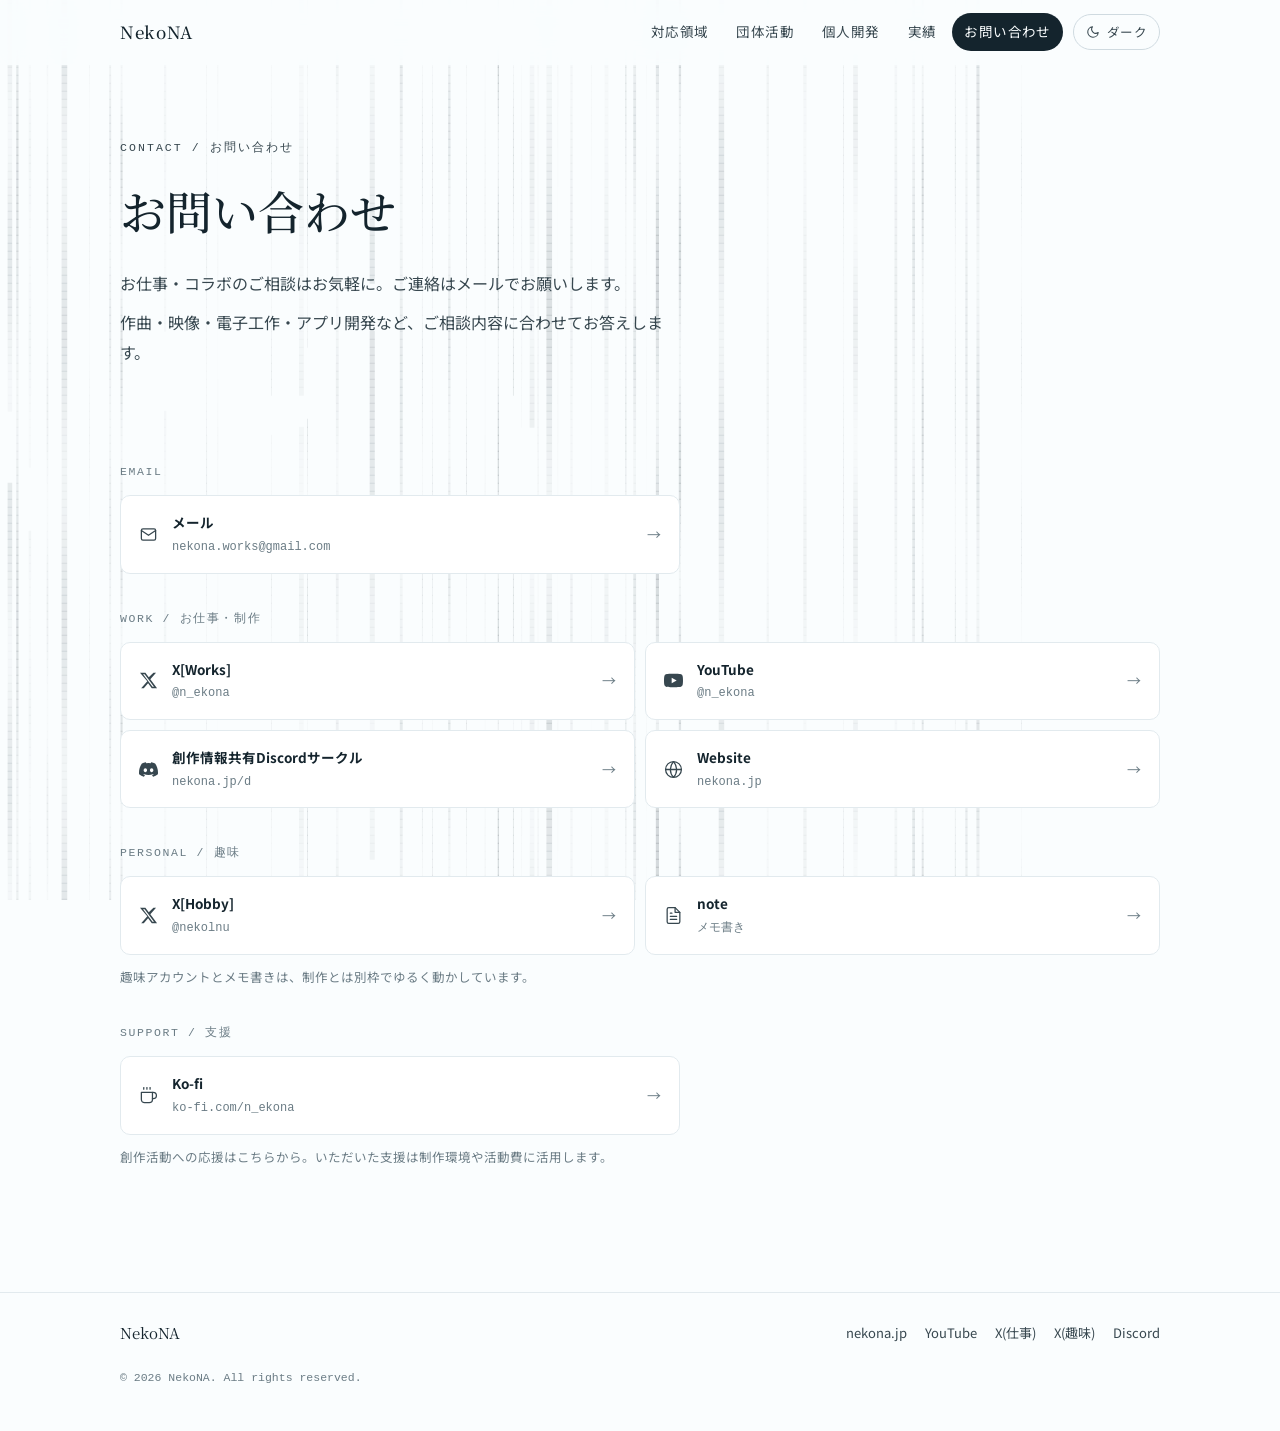
<file: portfolio/contact.html>
<!DOCTYPE html>
<html lang="ja">
<head>
<meta charset="UTF-8">
<meta name="viewport" content="width=device-width, initial-scale=1.0">
<title>お問い合わせ | NekoNA</title>
<meta name="description" content="NekoNA(猫奈)へのお問い合わせ。お仕事・コラボのご相談はメールでお願いします。">
<meta name="theme-color" content="#fafdfe">
<meta name="color-scheme" content="light">
<link rel="canonical" href="https://nekona.jp/contact.html">
<link rel="icon" href="assets/img/favicon.svg" type="image/svg+xml">

<meta property="og:type" content="website">
<meta property="og:title" content="お問い合わせ | NekoNA">
<meta property="og:description" content="お仕事・コラボのご相談はお気軽に。ご連絡はメールでお願いします。">
<meta property="og:url" content="https://nekona.jp/contact.html">
<meta property="og:image" content="https://nekona.jp/assets/img/og.png">
<meta property="og:image:width" content="1200">
<meta property="og:image:height" content="630">
<meta name="twitter:card" content="summary_large_image">
<meta name="twitter:site" content="@n_ekona">

<link rel="preconnect" href="https://fonts.googleapis.com">
<link rel="preconnect" href="https://fonts.gstatic.com" crossorigin>
<link href="https://fonts.googleapis.com/css2?family=Noto+Sans+JP:wght@400;500;700&family=Noto+Serif+JP:wght@300;400;500&display=swap" rel="stylesheet">
<link rel="stylesheet" href="assets/css/style.css?v=20261022">
<script>
  // テーマの初期適用(FOUC回避: 描画前に data-theme を設定)
  (function () {
    try {
      var m = localStorage.getItem('theme') ||
        (window.matchMedia('(prefers-color-scheme: dark)').matches ? 'dark' : 'light');
      document.documentElement.setAttribute('data-theme', m);
      var t = document.querySelector('meta[name="theme-color"]');
      if (t) t.setAttribute('content', m === 'dark' ? '#0e1620' : '#fafdfe');
    } catch (e) {}
  })();
</script>
</head>
<body>
<a class="skip-link" href="#main">本文へスキップ</a>

<!-- ───────── ヘッダー ───────── -->
<header class="site-header">
  <div class="container header-inner">
    <a class="brand" href="index.html">NekoNA</a>
    <div class="header-tools">
    <nav class="site-nav" aria-label="セクション">
      <a href="client-work.html">対応領域</a>
      <a href="community.html">団体活動</a>
      <a href="works.html">個人開発</a>
      <a href="creations.html">実績</a>
      <a href="contact.html" aria-current="page">お問い合わせ</a>
    </nav>
      <button type="button" class="theme-toggle" aria-pressed="false">
        <svg class="ico-moon" viewBox="0 0 24 24" fill="none" stroke="currentColor" stroke-width="1.8" stroke-linecap="round" stroke-linejoin="round" aria-hidden="true"><path d="M21 12.79A9 9 0 1 1 11.21 3 7 7 0 0 0 21 12.79z"/></svg>
        <svg class="ico-sun" viewBox="0 0 24 24" fill="none" stroke="currentColor" stroke-width="1.8" stroke-linecap="round" stroke-linejoin="round" aria-hidden="true"><circle cx="12" cy="12" r="4"/><path d="M12 2v2M12 20v2M4.93 4.93l1.41 1.41M17.66 17.66l1.41 1.41M2 12h2M20 12h2M6.34 17.66l-1.41 1.41M19.07 4.93l-1.41 1.41"/></svg>
        <span class="theme-toggle-name">ダーク</span>
      </button>
    </div>
  </div>
</header>

<main id="main">
  <div class="container">

    <!-- ───────── ページイントロ ───────── -->
    <section class="page-intro">
      <p class="label">CONTACT / お問い合わせ</p>
      <h1>お問い合わせ</h1>
      <p>お仕事・コラボのご相談はお気軽に。ご連絡はメールでお願いします。</p>
      <p>作曲・映像・電子工作・アプリ開発など、ご相談内容に合わせてお答えします。</p>
    </section>

    <!-- ───────── 連絡先 ───────── -->
    <section class="section" aria-label="連絡先">
      <div class="contact-wrap reveal">
        <div class="contact-group">
          <p class="contact-label mono">EMAIL</p>
          <div class="contact-links contact-links--wide">
            <a class="contact-card" href="mailto:nekona.works@gmail.com">
              <span class="contact-ico" aria-hidden="true">
                <svg viewBox="0 0 24 24" fill="none" stroke="currentColor" stroke-width="1.6" stroke-linecap="round" stroke-linejoin="round"><rect x="3" y="5" width="18" height="14" rx="2"/><path d="m3 7 9 6 9-6"/></svg>
              </span>
              <span class="contact-meta"><span class="contact-name">メール</span><span class="contact-handle mono">nekona.works@gmail.com</span></span>
              <span class="contact-arrow" aria-hidden="true">→</span>
            </a>
          </div>
        </div>

        <div class="contact-group">
          <p class="contact-label mono">WORK / お仕事・制作</p>
          <div class="contact-links">
            <a class="contact-card" href="https://x.com/n_ekona" target="_blank" rel="noopener">
              <span class="contact-ico" aria-hidden="true">
                <svg viewBox="0 0 24 24" fill="currentColor"><path d="M18.244 2.25h3.308l-7.227 8.26 8.502 11.24H16.17l-4.714-6.231-5.401 6.231H2.748l7.73-8.835L1.254 2.25H8.08l4.253 5.622 5.911-5.622zm-1.161 17.52h1.833L7.084 4.126H5.117z"/></svg>
              </span>
              <span class="contact-meta"><span class="contact-name">X[Works]</span><span class="contact-handle mono">@n_ekona</span></span>
              <span class="contact-arrow" aria-hidden="true">→</span>
            </a>
            <a class="contact-card" href="https://www.youtube.com/@n_ekona" target="_blank" rel="noopener">
              <span class="contact-ico" aria-hidden="true">
                <svg viewBox="0 0 24 24" fill="currentColor"><path d="M23.5 6.2a3 3 0 0 0-2.1-2.1C19.5 3.5 12 3.5 12 3.5s-7.5 0-9.4.6A3 3 0 0 0 .5 6.2C0 8.1 0 12 0 12s0 3.9.5 5.8a3 3 0 0 0 2.1 2.1c1.9.6 9.4.6 9.4.6s7.5 0 9.4-.6a3 3 0 0 0 2.1-2.1C24 15.9 24 12 24 12s0-3.9-.5-5.8zM9.7 15.5V8.5l6.3 3.5-6.3 3.5z"/></svg>
              </span>
              <span class="contact-meta"><span class="contact-name">YouTube</span><span class="contact-handle mono">@n_ekona</span></span>
              <span class="contact-arrow" aria-hidden="true">→</span>
            </a>
            <a class="contact-card" href="https://nekona.jp/d" target="_blank" rel="noopener">
              <span class="contact-ico" aria-hidden="true">
                <svg viewBox="0 0 24 24" fill="currentColor"><path d="M20.317 4.37a19.8 19.8 0 0 0-4.885-1.515.07.07 0 0 0-.079.037c-.21.375-.444.864-.608 1.25a18.3 18.3 0 0 0-5.487 0 12.6 12.6 0 0 0-.617-1.25.08.08 0 0 0-.079-.037A19.7 19.7 0 0 0 3.677 4.37a.07.07 0 0 0-.032.027C.533 9.046-.32 13.58.099 18.058a.08.08 0 0 0 .031.056 19.9 19.9 0 0 0 5.993 3.03.08.08 0 0 0 .084-.028c.462-.63.874-1.295 1.226-1.994a.076.076 0 0 0-.041-.106 13 13 0 0 1-1.872-.892.077.077 0 0 1-.008-.128c.126-.094.252-.192.372-.291a.07.07 0 0 1 .078-.01c3.927 1.793 8.18 1.793 12.061 0a.07.07 0 0 1 .079.009c.12.099.245.198.372.292a.077.077 0 0 1-.006.127 12.3 12.3 0 0 1-1.873.891.077.077 0 0 0-.041.107c.36.698.772 1.362 1.225 1.993a.08.08 0 0 0 .084.028 19.8 19.8 0 0 0 6.002-3.03.08.08 0 0 0 .032-.055c.5-5.177-.838-9.674-3.549-13.66a.06.06 0 0 0-.031-.028zM8.02 15.33c-1.182 0-2.157-1.085-2.157-2.419 0-1.333.955-2.419 2.157-2.419 1.21 0 2.176 1.096 2.157 2.42 0 1.333-.955 2.418-2.157 2.418zm7.975 0c-1.183 0-2.157-1.085-2.157-2.419 0-1.333.955-2.419 2.157-2.419 1.21 0 2.176 1.096 2.157 2.42 0 1.333-.946 2.418-2.157 2.418z"/></svg>
              </span>
              <span class="contact-meta"><span class="contact-name">創作情報共有Discordサークル</span><span class="contact-handle mono">nekona.jp/d</span></span>
              <span class="contact-arrow" aria-hidden="true">→</span>
            </a>
            <a class="contact-card" href="https://nekona.jp/" target="_blank" rel="noopener">
              <span class="contact-ico" aria-hidden="true">
                <svg viewBox="0 0 24 24" fill="none" stroke="currentColor" stroke-width="1.6" stroke-linecap="round" stroke-linejoin="round"><circle cx="12" cy="12" r="10"/><path d="M2 12h20M12 2a15.3 15.3 0 0 1 4 10 15.3 15.3 0 0 1-4 10 15.3 15.3 0 0 1-4-10 15.3 15.3 0 0 1 4-10z"/></svg>
              </span>
              <span class="contact-meta"><span class="contact-name">Website</span><span class="contact-handle mono">nekona.jp</span></span>
              <span class="contact-arrow" aria-hidden="true">→</span>
            </a>
          </div>
        </div>

        <div class="contact-group">
          <p class="contact-label mono">PERSONAL / 趣味</p>
          <div class="contact-links">
            <a class="contact-card" href="https://x.com/nekolnu" target="_blank" rel="noopener">
              <span class="contact-ico" aria-hidden="true">
                <svg viewBox="0 0 24 24" fill="currentColor"><path d="M18.244 2.25h3.308l-7.227 8.26 8.502 11.24H16.17l-4.714-6.231-5.401 6.231H2.748l7.73-8.835L1.254 2.25H8.08l4.253 5.622 5.911-5.622zm-1.161 17.52h1.833L7.084 4.126H5.117z"/></svg>
              </span>
              <span class="contact-meta"><span class="contact-name">X[Hobby]</span><span class="contact-handle mono">@nekolnu</span></span>
              <span class="contact-arrow" aria-hidden="true">→</span>
            </a>
            <a class="contact-card" href="https://note.com/n_ekona" target="_blank" rel="noopener">
              <span class="contact-ico" aria-hidden="true">
                <svg viewBox="0 0 24 24" fill="none" stroke="currentColor" stroke-width="1.6" stroke-linecap="round" stroke-linejoin="round"><path d="M14 2H6a2 2 0 0 0-2 2v16a2 2 0 0 0 2 2h12a2 2 0 0 0 2-2V8z"/><path d="M14 2v6h6M16 13H8M16 17H8M10 9H8"/></svg>
              </span>
              <span class="contact-meta"><span class="contact-name">note</span><span class="contact-handle mono">メモ書き</span></span>
              <span class="contact-arrow" aria-hidden="true">→</span>
            </a>
          </div>
          <p class="contact-foot-note">趣味アカウントとメモ書きは、制作とは別枠でゆるく動かしています。</p>
        </div>

        <div class="contact-group">
          <p class="contact-label mono">SUPPORT / 支援</p>
          <div class="contact-links contact-links--wide">
            <a class="contact-card" href="https://ko-fi.com/n_ekona" target="_blank" rel="noopener">
              <span class="contact-ico" aria-hidden="true">
                <svg viewBox="0 0 24 24" fill="none" stroke="currentColor" stroke-width="1.6" stroke-linecap="round" stroke-linejoin="round"><path d="M17 8h1a4 4 0 1 1 0 8h-1"/><path d="M3 8h14v9a4 4 0 0 1-4 4H7a4 4 0 0 1-4-4Z"/><line x1="6" x2="6" y1="2" y2="4"/><line x1="10" x2="10" y1="2" y2="4"/><line x1="14" x2="14" y1="2" y2="4"/></svg>
              </span>
              <span class="contact-meta"><span class="contact-name">Ko-fi</span><span class="contact-handle mono">ko-fi.com/n_ekona</span></span>
              <span class="contact-arrow" aria-hidden="true">→</span>
            </a>
          </div>
          <p class="contact-foot-note">創作活動への応援はこちらから。いただいた支援は制作環境や活動費に活用します。</p>
        </div>
      </div>
    </section>

  </div>
</main>

<!-- ───────── フッター ───────── -->
<footer class="site-footer">
  <div class="container">
    <div class="footer-inner">
      <span class="footer-brand">NekoNA</span>
      <nav class="footer-links" aria-label="フッターリンク">
        <a href="https://nekona.jp/" target="_blank" rel="noopener">nekona.jp</a>
        <a href="https://www.youtube.com/@n_ekona" target="_blank" rel="noopener">YouTube</a>
        <a href="https://x.com/n_ekona" target="_blank" rel="noopener">X(仕事)</a>
        <a href="https://x.com/nekolnu" target="_blank" rel="noopener">X(趣味)</a>
        <a href="https://nekona.jp/d" target="_blank" rel="noopener">Discord</a>
      </nav>
    </div>
    <p class="footer-copy mono">© <span id="year">2026</span> NekoNA. All rights reserved.</p>
  </div>
</footer>

<script src="assets/js/bglines.js?v=20261021"></script>
<script src="assets/js/bg3d.js?v=20261021"></script>
<script src="assets/js/works.js"></script>
<script src="assets/js/main.js"></script>
<script src="assets/js/petals.js"></script>
</body>
</html>
</file>
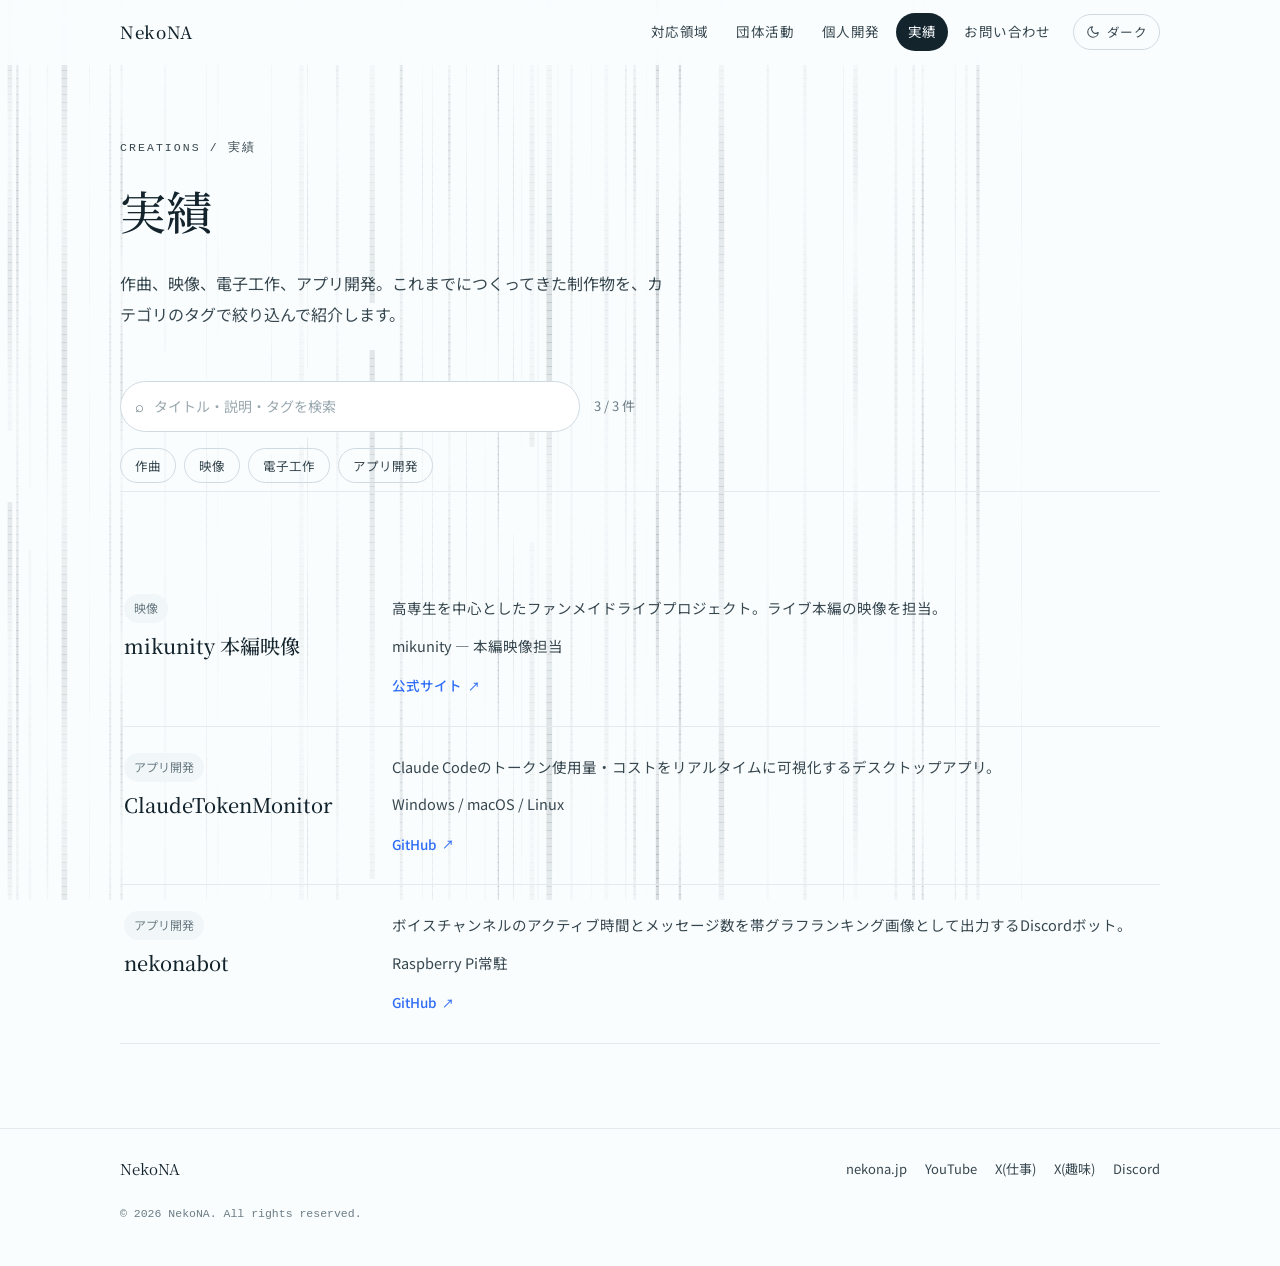
<file: portfolio/creations.html>
<!DOCTYPE html>
<html lang="ja">
<head>
<meta charset="UTF-8">
<meta name="viewport" content="width=device-width, initial-scale=1.0">
<title>実績 | NekoNA</title>
<meta name="description" content="NekoNA(猫奈)の制作実績。作曲、映像、電子工作、アプリ開発の4カテゴリで紹介します。">
<meta name="theme-color" content="#fafdfe">
<meta name="color-scheme" content="light">
<link rel="canonical" href="https://nekona.jp/creations.html">
<link rel="icon" href="assets/img/favicon.svg" type="image/svg+xml">

<meta property="og:type" content="website">
<meta property="og:title" content="実績 | NekoNA">
<meta property="og:description" content="作曲、映像、電子工作、アプリ開発。制作実績をタグで絞り込んで紹介します。">
<meta property="og:url" content="https://nekona.jp/creations.html">
<meta property="og:image" content="https://nekona.jp/assets/img/og.png">
<meta property="og:image:width" content="1200">
<meta property="og:image:height" content="630">
<meta name="twitter:card" content="summary_large_image">
<meta name="twitter:site" content="@n_ekona">

<link rel="preconnect" href="https://fonts.googleapis.com">
<link rel="preconnect" href="https://fonts.gstatic.com" crossorigin>
<link href="https://fonts.googleapis.com/css2?family=Noto+Sans+JP:wght@400;500;700&family=Noto+Serif+JP:wght@300;400;500&display=swap" rel="stylesheet">
<link rel="stylesheet" href="assets/css/style.css?v=20261022">
<script>
  // テーマの初期適用(FOUC回避: 描画前に data-theme を設定)
  (function () {
    try {
      var m = localStorage.getItem('theme') ||
        (window.matchMedia('(prefers-color-scheme: dark)').matches ? 'dark' : 'light');
      document.documentElement.setAttribute('data-theme', m);
      var t = document.querySelector('meta[name="theme-color"]');
      if (t) t.setAttribute('content', m === 'dark' ? '#0e1620' : '#fafdfe');
    } catch (e) {}
  })();
</script>
</head>
<body>
<a class="skip-link" href="#main">本文へスキップ</a>

<!-- ───────── ヘッダー ───────── -->
<header class="site-header">
  <div class="container header-inner">
    <a class="brand" href="index.html">NekoNA</a>
    <div class="header-tools">
    <nav class="site-nav" aria-label="セクション">
      <a href="client-work.html">対応領域</a>
      <a href="community.html">団体活動</a>
      <a href="works.html">個人開発</a>
      <a href="creations.html" aria-current="page">実績</a>
      <a href="contact.html">お問い合わせ</a>
    </nav>
      <button type="button" class="theme-toggle" aria-pressed="false">
        <svg class="ico-moon" viewBox="0 0 24 24" fill="none" stroke="currentColor" stroke-width="1.8" stroke-linecap="round" stroke-linejoin="round" aria-hidden="true"><path d="M21 12.79A9 9 0 1 1 11.21 3 7 7 0 0 0 21 12.79z"/></svg>
        <svg class="ico-sun" viewBox="0 0 24 24" fill="none" stroke="currentColor" stroke-width="1.8" stroke-linecap="round" stroke-linejoin="round" aria-hidden="true"><circle cx="12" cy="12" r="4"/><path d="M12 2v2M12 20v2M4.93 4.93l1.41 1.41M17.66 17.66l1.41 1.41M2 12h2M20 12h2M6.34 17.66l-1.41 1.41M19.07 4.93l-1.41 1.41"/></svg>
        <span class="theme-toggle-name">ダーク</span>
      </button>
    </div>
  </div>
</header>

<main id="main">
  <div class="container">

    <!-- ───────── ページイントロ ───────── -->
    <section class="page-intro">
      <p class="label">CREATIONS / 実績</p>
      <h1>実績</h1>
      <p>作曲、映像、電子工作、アプリ開発。これまでにつくってきた制作物を、カテゴリのタグで絞り込んで紹介します。</p>
    </section>

    <!-- ───────── 検索・絞り込み ───────── -->
    <div class="search-tools">
      <div class="search-row">
        <div class="search-box">
          <span class="search-ico" aria-hidden="true">⌕</span>
          <input type="search" id="worksSearch" aria-label="タイトル・説明・タグを検索" placeholder="タイトル・説明・タグを検索" autocomplete="off">
          <button type="button" class="search-clear" id="worksSearchClear" aria-label="検索をクリア" hidden>×</button>
        </div>
        <p class="search-count" id="worksCount" role="status" aria-live="polite"></p>
      </div>
      <div class="filter-tags" id="worksFilterTags" aria-label="タグで絞り込み">
        <!-- JSがCREATION_TAGS(作曲/映像/電子工作/アプリ開発)を生成 -->
      </div>
    </div>

    <!-- ───────── 実績リスト ───────── -->
    <section class="section works-list" id="worksList" aria-label="制作実績">
      <!-- JSが creations.js のデータから生成 -->
    </section>

    <!-- ───────── 該当なし ───────── -->
    <section class="empty-state" id="worksEmpty" hidden aria-label="該当する項目なし">
      <h2>条件に合う項目がありません。</h2>
      <p>検索語やタグを変更して、もう一度お試しください。</p>
      <button type="button" class="btn btn-ghost" id="worksReset">条件をクリア</button>
    </section>

  </div>
</main>

<!-- ───────── フッター ───────── -->
<footer class="site-footer">
  <div class="container">
    <div class="footer-inner">
      <span class="footer-brand">NekoNA</span>
      <nav class="footer-links" aria-label="フッターリンク">
        <a href="https://nekona.jp/" target="_blank" rel="noopener">nekona.jp</a>
        <a href="https://www.youtube.com/@n_ekona" target="_blank" rel="noopener">YouTube</a>
        <a href="https://x.com/n_ekona" target="_blank" rel="noopener">X(仕事)</a>
        <a href="https://x.com/nekolnu" target="_blank" rel="noopener">X(趣味)</a>
        <a href="https://nekona.jp/d" target="_blank" rel="noopener">Discord</a>
      </nav>
    </div>
    <p class="footer-copy mono">© <span id="year">2026</span> NekoNA. All rights reserved.</p>
  </div>
</footer>

<script src="assets/js/bglines.js?v=20261021"></script>
<script src="assets/js/bg3d.js?v=20261021"></script>
<script src="assets/js/creations.js?v=20261021"></script>
<script src="assets/js/main.js"></script>
<script src="assets/js/petals.js"></script>
</body>
</html>
</file>
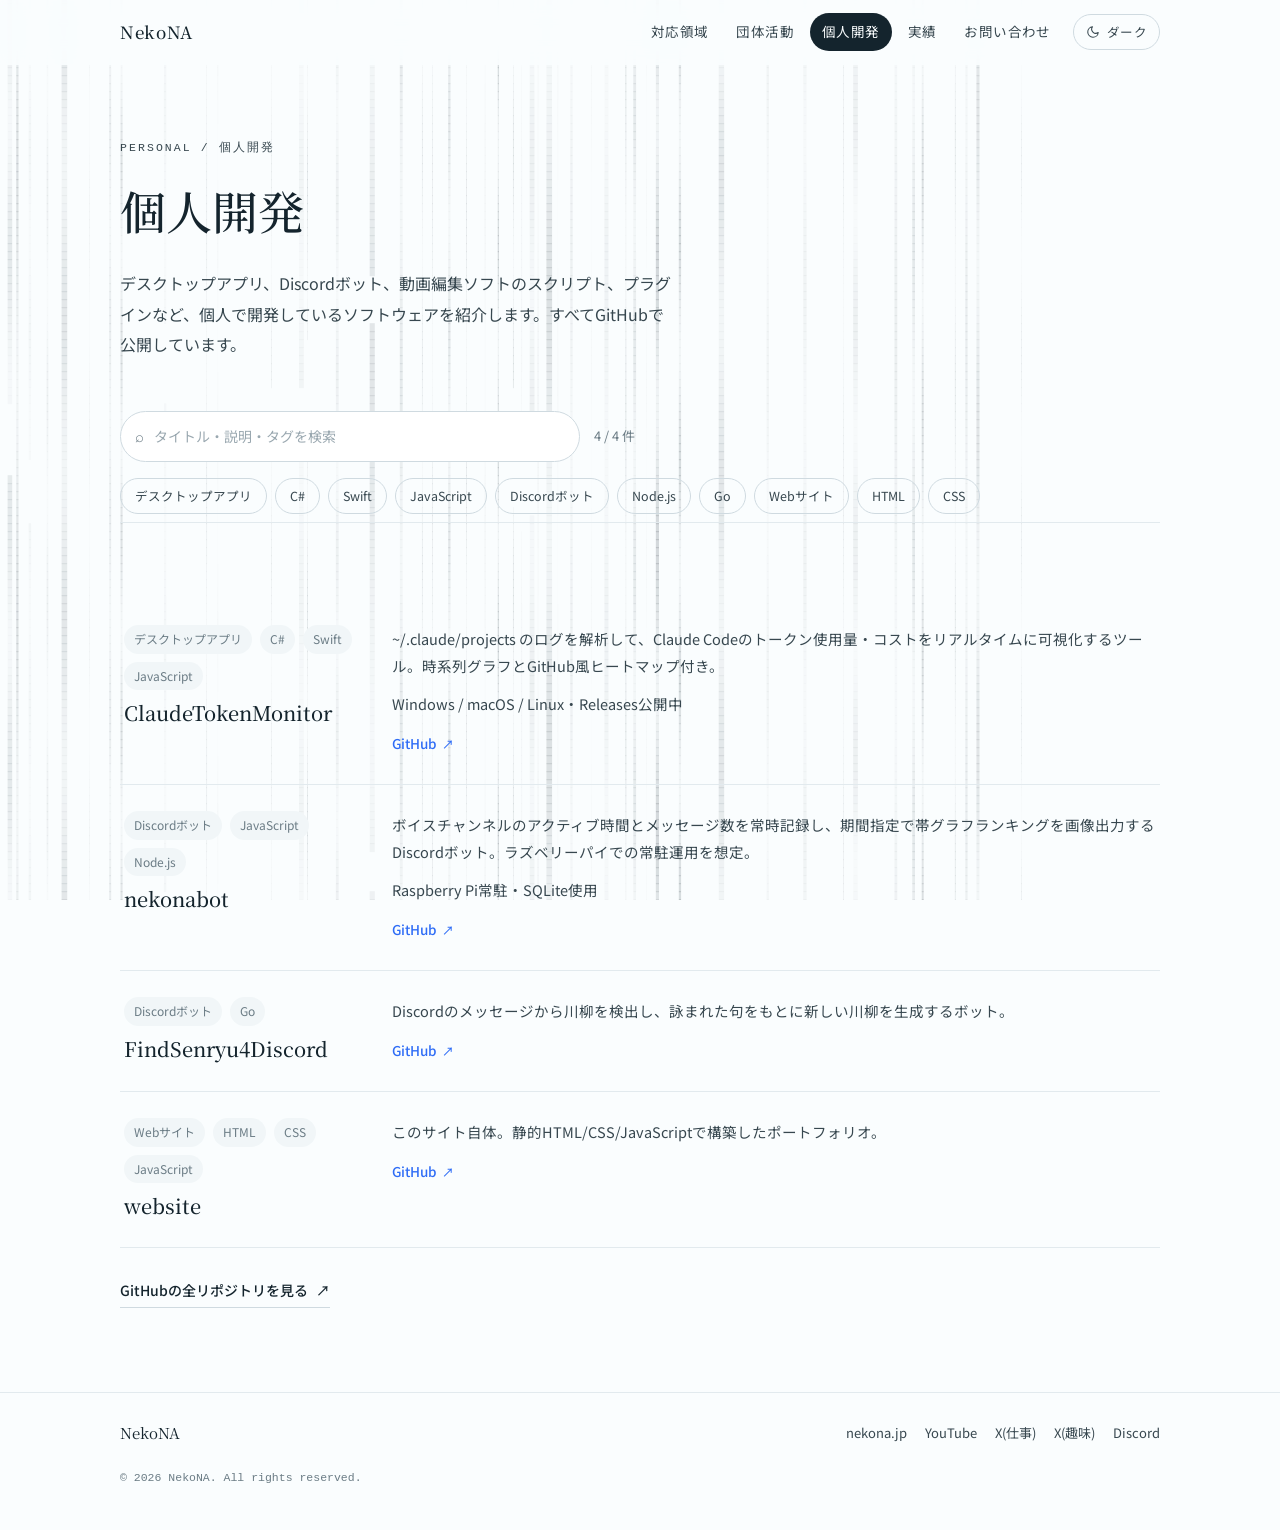
<file: portfolio/works.html>
<!DOCTYPE html>
<html lang="ja">
<head>
<meta charset="UTF-8">
<meta name="viewport" content="width=device-width, initial-scale=1.0">
<title>個人開発 | NekoNA</title>
<meta name="description" content="NekoNA(猫奈)の個人開発。デスクトップアプリ、Discordボットなど、GitHubで公開しているソフトウェアをタグで絞り込んで紹介します。">
<meta name="theme-color" content="#fafdfe">
<meta name="color-scheme" content="light">
<link rel="canonical" href="https://nekona.jp/works.html">
<link rel="icon" href="assets/img/favicon.svg" type="image/svg+xml">

<meta property="og:type" content="website">
<meta property="og:title" content="個人開発 | NekoNA">
<meta property="og:description" content="デスクトップアプリ、Discordボットなど、GitHubで公開しているソフトウェアを紹介します。">
<meta property="og:url" content="https://nekona.jp/works.html">
<meta property="og:image" content="https://nekona.jp/assets/img/og.png">
<meta property="og:image:width" content="1200">
<meta property="og:image:height" content="630">
<meta name="twitter:card" content="summary_large_image">
<meta name="twitter:site" content="@n_ekona">

<link rel="preconnect" href="https://fonts.googleapis.com">
<link rel="preconnect" href="https://fonts.gstatic.com" crossorigin>
<link href="https://fonts.googleapis.com/css2?family=Noto+Sans+JP:wght@400;500;700&family=Noto+Serif+JP:wght@300;400;500&display=swap" rel="stylesheet">
<link rel="stylesheet" href="assets/css/style.css?v=20261022">
<script>
  // テーマの初期適用(FOUC回避: 描画前に data-theme を設定)
  (function () {
    try {
      var m = localStorage.getItem('theme') ||
        (window.matchMedia('(prefers-color-scheme: dark)').matches ? 'dark' : 'light');
      document.documentElement.setAttribute('data-theme', m);
      var t = document.querySelector('meta[name="theme-color"]');
      if (t) t.setAttribute('content', m === 'dark' ? '#0e1620' : '#fafdfe');
    } catch (e) {}
  })();
</script>
</head>
<body>
<a class="skip-link" href="#main">本文へスキップ</a>

<!-- ───────── ヘッダー ───────── -->
<header class="site-header">
  <div class="container header-inner">
    <a class="brand" href="index.html">NekoNA</a>
    <div class="header-tools">
    <nav class="site-nav" aria-label="セクション">
      <a href="client-work.html">対応領域</a>
      <a href="community.html">団体活動</a>
      <a href="works.html" aria-current="page">個人開発</a>
      <a href="creations.html">実績</a>
      <a href="contact.html">お問い合わせ</a>
    </nav>
      <button type="button" class="theme-toggle" aria-pressed="false">
        <svg class="ico-moon" viewBox="0 0 24 24" fill="none" stroke="currentColor" stroke-width="1.8" stroke-linecap="round" stroke-linejoin="round" aria-hidden="true"><path d="M21 12.79A9 9 0 1 1 11.21 3 7 7 0 0 0 21 12.79z"/></svg>
        <svg class="ico-sun" viewBox="0 0 24 24" fill="none" stroke="currentColor" stroke-width="1.8" stroke-linecap="round" stroke-linejoin="round" aria-hidden="true"><circle cx="12" cy="12" r="4"/><path d="M12 2v2M12 20v2M4.93 4.93l1.41 1.41M17.66 17.66l1.41 1.41M2 12h2M20 12h2M6.34 17.66l-1.41 1.41M19.07 4.93l-1.41 1.41"/></svg>
        <span class="theme-toggle-name">ダーク</span>
      </button>
    </div>
  </div>
</header>

<main id="main">
  <div class="container">

    <!-- ───────── ページイントロ ───────── -->
    <section class="page-intro">
      <p class="label">PERSONAL / 個人開発</p>
      <h1>個人開発</h1>
      <p>デスクトップアプリ、Discordボット、動画編集ソフトのスクリプト、プラグインなど、個人で開発しているソフトウェアを紹介します。すべてGitHubで公開しています。</p>
    </section>

    <!-- ───────── 検索・絞り込み ───────── -->
    <div class="search-tools">
      <div class="search-row">
        <div class="search-box">
          <span class="search-ico" aria-hidden="true">⌕</span>
          <input type="search" id="worksSearch" aria-label="タイトル・説明・タグを検索" placeholder="タイトル・説明・タグを検索" autocomplete="off">
          <button type="button" class="search-clear" id="worksSearchClear" aria-label="検索をクリア" hidden>×</button>
        </div>
        <p class="search-count" id="worksCount" role="status" aria-live="polite"></p>
      </div>
      <div class="filter-tags" id="worksFilterTags" aria-label="タグで絞り込み">
        <!-- JSがタグを生成 -->
      </div>
    </div>

    <!-- ───────── プロジェクトリスト ───────── -->
    <section class="section works-list" id="worksList" aria-label="個人開発の制作物">
      <!-- JSが works.js のデータから生成 -->
    </section>

    <!-- ───────── 該当なし ───────── -->
    <section class="empty-state" id="worksEmpty" hidden aria-label="該当する項目なし">
      <h2>条件に合う項目がありません。</h2>
      <p>検索語やタグを変更して、もう一度お試しください。</p>
      <button type="button" class="btn btn-ghost" id="worksReset">条件をクリア</button>
    </section>

    <p class="works-more">
      <a href="https://github.com/n-ekona" target="_blank" rel="noopener noreferrer">GitHubの全リポジトリを見る <span aria-hidden="true">↗</span></a>
    </p>

  </div>
</main>

<!-- ───────── フッター ───────── -->
<footer class="site-footer">
  <div class="container">
    <div class="footer-inner">
      <span class="footer-brand">NekoNA</span>
      <nav class="footer-links" aria-label="フッターリンク">
        <a href="https://nekona.jp/" target="_blank" rel="noopener">nekona.jp</a>
        <a href="https://www.youtube.com/@n_ekona" target="_blank" rel="noopener">YouTube</a>
        <a href="https://x.com/n_ekona" target="_blank" rel="noopener">X(仕事)</a>
        <a href="https://x.com/nekolnu" target="_blank" rel="noopener">X(趣味)</a>
        <a href="https://nekona.jp/d" target="_blank" rel="noopener">Discord</a>
      </nav>
    </div>
    <p class="footer-copy mono">© <span id="year">2026</span> NekoNA. All rights reserved.</p>
  </div>
</footer>

<script src="assets/js/bglines.js?v=20261021"></script>
<script src="assets/js/bg3d.js?v=20261021"></script>
<script src="assets/js/works.js"></script>
<script src="assets/js/main.js"></script>
<script src="assets/js/petals.js"></script>
</body>
</html>
</file>
<file: portfolio/assets/css/style.css>
/* =====================================================================
   NekoNA Portfolio — style.css (Renewal / Light Editorial)
   2026.10 Renewal — シンプル・明るいエディトリアルデザイン
   ===================================================================== */

:root {
  color-scheme: light;
  --bg: #fafdfe;
  --bg-soft: #f1f6f8;
  --card: #ffffff;
  --card-hover: #ffffff;
  --ink: #14242d;
  --ink-2: #37474f;
  --muted: #6b7c85;
  --line: #e2eaee;
  --line-strong: #cfdae0;
  --accent: #2f6df6;
  --accent-ink: #1c4bc0;
  --btn-solid-bg: var(--ink);
  --btn-solid-fg: #ffffff;
  --btn-solid-hover: #0c1a21;
  --placeholder: #9aa8b0;
  --shadow-card: rgba(20, 36, 45, .06);
  --glow-accent: rgba(47, 109, 246, .12);
  --noise-stroke: rgba(20, 36, 45, .16);
  --radius: 10px;
  --maxw: 1040px;
  --sans: 'Noto Sans JP', system-ui, -apple-system, 'Hiragino Kaku Gothic ProN', 'Segoe UI', sans-serif;
  --serif: 'Noto Serif JP', 'Hiragino Mincho ProN', serif;
  --mono: ui-monospace, SFMono-Regular, Menlo, Consolas, monospace;
}

[data-theme='dark'] {
  color-scheme: dark;
  --bg: #0e1620;
  --bg-soft: #16202c;
  --card: #131c26;
  --card-hover: #18232f;
  --ink: #e7edf2;
  --ink-2: #b3c0cb;
  --muted: #7d8b97;
  --line: #22303e;
  --line-strong: #33465a;
  --accent: #6f9dff;
  --accent-ink: #9db8ff;
  --btn-solid-bg: #e7edf2;
  --btn-solid-fg: #0e1620;
  --btn-solid-hover: #ffffff;
  --placeholder: #64727e;
  --shadow-card: rgba(0, 0, 0, .4);
  --glow-accent: rgba(111, 157, 255, .16);
  --noise-stroke: rgba(190, 210, 235, .13);
}

*, *::before, *::after { box-sizing: border-box; }

html { scroll-behavior: smooth; }
@media (prefers-reduced-motion: reduce) { html { scroll-behavior: auto; } }

body {
  margin: 0;
  background: var(--bg);
  color: var(--ink);
  font-family: var(--sans);
  font-weight: 400;
  font-size: 16px;
  line-height: 1.9;
  -webkit-font-smoothing: antialiased;
  text-rendering: optimizeLegibility;
}

img { max-width: 100%; display: block; }
a { color: var(--accent); text-decoration: none; }
a:hover { color: var(--accent-ink); }

/* ───────── WebGPU背景キャンバス ───────── */
.bg3d-canvas {
  position: fixed; inset: 0;
  width: 100%; height: 100%;
  z-index: -2; pointer-events: none;
  display: block;
  /* WebGPU非対応時は単色背景として残す */
  background: var(--bg);
}

/* ───────── 縦線ノイズ(パララックス)キャンバス ───────── */
.bglines-canvas {
  position: fixed; inset: 0;
  width: 100%; height: 100%;
  z-index: -1; pointer-events: none;
  display: block;
}

/* ───────── ヘッダー: テーマ切替 ───────── */
.header-tools { display: flex; align-items: center; gap: 10px; flex: none; }
.theme-toggle {
  display: inline-flex; align-items: center; gap: 7px;
  font: inherit; font-size: 12.5px; letter-spacing: .03em;
  color: var(--ink-2); cursor: pointer;
  background: transparent; border: 1px solid var(--line-strong);
  border-radius: 999px; padding: 5px 12px;
  transition: background .2s ease, color .2s ease, border-color .2s ease;
}
.theme-toggle:hover { background: var(--bg-soft); color: var(--ink); }
.theme-toggle .ico-sun { display: none; }
.theme-toggle .ico-moon { display: inline-block; }
[data-theme='dark'] .theme-toggle .ico-sun { display: inline-block; }
[data-theme='dark'] .theme-toggle .ico-moon { display: none; }
.theme-toggle svg { width: 14px; height: 14px; flex: none; }

.mono { font-family: var(--mono); }

.skip-link {
  position: absolute; left: -9999px; top: 0;
  background: var(--ink); color: var(--bg); padding: 10px 16px; z-index: 100;
}
.skip-link:focus { left: 8px; top: 8px; }

.container {
  width: min(100% - 44px, var(--maxw));
  margin-inline: auto;
}

/* ───────── ヘッダー ───────── */
.site-header {
  position: sticky; top: 0; z-index: 50;
  background: color-mix(in srgb, var(--bg) 88%, transparent);
  backdrop-filter: blur(10px);
  -webkit-backdrop-filter: blur(10px);
  border-bottom: 1px solid transparent;
  transition: border-color .25s ease, background .25s ease;
}
.site-header.is-scrolled { border-bottom-color: var(--line); }

.header-inner {
  display: flex; align-items: center; justify-content: space-between;
  gap: 20px; min-height: 64px;
}
.brand {
  font-family: var(--serif);
  font-weight: 500; font-size: 17px; letter-spacing: .04em;
  color: var(--ink); white-space: nowrap;
}
.brand:hover { color: var(--ink); opacity: .72; }

.site-nav { display: flex; align-items: center; gap: 4px; overflow-x: auto; }
.site-nav a {
  color: var(--ink-2); font-size: 13.5px; letter-spacing: .03em;
  padding: 6px 12px; border-radius: 999px; white-space: nowrap;
  transition: background .2s ease, color .2s ease;
}
.site-nav a:hover { background: var(--bg-soft); color: var(--ink); }
.site-nav a[aria-current='page'] { background: var(--ink); color: var(--bg); }

/* ───────── 共通: セクション ───────── */
main { display: block; }

.section { padding: 76px 0 0; }
.section:last-of-type { padding-bottom: 40px; }

.label {
  font-family: var(--mono);
  font-size: 11.5px; letter-spacing: .18em; text-transform: uppercase;
  color: var(--muted); margin: 0 0 10px;
}

.section-title {
  font-family: var(--serif);
  font-size: clamp(26px, 3.6vw, 34px);
  font-weight: 500; line-height: 1.4; letter-spacing: .02em;
  margin: 0 0 14px;
}
.section-note { color: var(--muted); font-size: 14.5px; margin: 0 0 30px; }
.section-head { margin-bottom: 30px; }

/* ───────── ヒーロー ───────── */
.hero { padding: 92px 0 24px; }

.hero-catch {
  font-family: var(--serif);
  font-size: clamp(44px, 8.4vw, 84px);
  font-weight: 500; line-height: 1.12; letter-spacing: .01em;
  margin: 0 0 22px;
}
.hero-catch .amp { font-style: italic; color: var(--muted); font-weight: 300; }

.hero-lead {
  font-size: clamp(17px, 2.3vw, 21px);
  font-weight: 500; line-height: 1.8; margin: 0 0 12px;
}
.hero-name { color: var(--muted); font-size: 14px; margin: 0 0 34px; }
.hero-name .serif { font-family: var(--serif); color: var(--ink); font-size: 16px; }

.hero-cols {
  display: grid; grid-template-columns: minmax(0, 1.35fr) minmax(0, 1fr);
  gap: 44px; align-items: start;
}
.hero-summary p { margin: 0 0 16px; color: var(--ink-2); }

.hero-side { display: flex; flex-direction: column; gap: 18px; }

.hero-status {
  display: inline-flex; align-items: center; gap: 9px;
  font-size: 13.5px; color: var(--ink-2);
  background: var(--bg-soft); border: 1px solid var(--line);
  border-radius: 999px; padding: 7px 16px; width: fit-content; margin: 0;
}
.hero-status::before {
  content: ''; width: 8px; height: 8px; border-radius: 50%;
  background: #34b26b; box-shadow: 0 0 0 3px rgba(52, 178, 107, .16);
}

.hero-cta { display: flex; flex-wrap: wrap; gap: 12px; }

.btn {
  display: inline-flex; align-items: center; gap: 8px;
  font-size: 14px; letter-spacing: .02em;
  padding: 11px 22px; border-radius: 999px;
  border: 1px solid var(--ink); cursor: pointer;
  transition: transform .18s ease, background .18s ease, color .18s ease, border-color .18s ease;
}
.btn:hover { transform: translateY(-1px); }
.btn-primary { background: var(--btn-solid-bg); color: var(--btn-solid-fg); border-color: var(--btn-solid-bg); }
.btn-primary:hover { background: var(--btn-solid-hover); color: var(--btn-solid-fg); border-color: var(--btn-solid-hover); }
.btn-ghost { background: transparent; color: var(--ink); border-color: var(--line-strong); }
.btn-ghost:hover { background: var(--bg-soft); color: var(--ink); }

.hero-social { display: flex; gap: 8px; }
.hero-social a {
  display: inline-flex; align-items: center; justify-content: center;
  width: 38px; height: 38px; border-radius: 50%;
  border: 1px solid var(--line); color: var(--ink-2);
  transition: background .2s ease, color .2s ease, border-color .2s ease;
}
.hero-social a:hover { background: var(--ink); border-color: var(--ink); color: var(--bg); }
.hero-social svg { width: 17px; height: 17px; }

/* ───────── トップ: ページ一覧カード ───────── */
.page-cards { display: grid; grid-template-columns: 1fr 1fr; gap: 16px; }

.page-card {
  position: relative; display: block;
  background: var(--card); border: 1px solid var(--line); border-radius: var(--radius);
  padding: 26px 28px 30px; color: var(--ink);
  transition: border-color .2s ease, transform .2s ease, box-shadow .2s ease;
}
.page-card:hover {
  border-color: var(--line-strong); transform: translateY(-2px);
  color: var(--ink); box-shadow: 0 6px 20px var(--shadow-card);
}
.page-card .label { margin-bottom: 6px; }
.page-card h2 {
  font-family: var(--serif);
  font-size: 21px; font-weight: 500; margin: 0 0 10px;
}
.page-card p { font-size: 13.5px; color: var(--ink-2); line-height: 1.85; margin: 0; }
.page-card-arrow {
  position: absolute; top: 24px; right: 24px;
  color: var(--muted); font-size: 16px;
  transition: transform .2s ease, color .2s ease;
}
.page-card:hover .page-card-arrow { transform: translateX(3px); color: var(--ink); }

/* ───────── About ───────── */
.about-lead {
  font-size: clamp(17px, 2.2vw, 20px); font-weight: 500;
  line-height: 1.9; margin: 0 0 34px;
}
.about-lead em { font-style: normal; color: var(--accent-ink); }

.duo { display: grid; grid-template-columns: 1fr 1fr; gap: 20px; }
.duo-card {
  background: var(--card); border: 1px solid var(--line); border-radius: var(--radius);
  padding: 26px 26px 24px;
  transition: border-color .2s ease, transform .2s ease;
}
.duo-card:hover { border-color: var(--line-strong); transform: translateY(-2px); }
.duo-no { font-size: 11.5px; letter-spacing: .14em; color: var(--muted); margin: 0 0 8px; }
.duo-title { font-size: 19px; font-weight: 700; margin: 0 0 8px; }
.duo-desc { color: var(--ink-2); font-size: 14.5px; margin: 0 0 16px; }

.chip-list { display: flex; flex-wrap: wrap; gap: 8px; list-style: none; padding: 0; margin: 0; }
.chip-list li {
  font-size: 12.5px; color: var(--ink-2);
  background: var(--bg-soft); border: 1px solid var(--line);
  border-radius: 999px; padding: 4px 12px;
}

/* ───────── 作品(リスト) ───────── */
.works-list { border-top: 1px solid var(--line); }

.work-item {
  display: grid; grid-template-columns: minmax(0, 240px) minmax(0, 1fr);
  gap: 28px; padding: 26px 4px;
  border-bottom: 1px solid var(--line);
  transition: background .2s ease;
}
.work-item:hover { background: var(--bg-soft); }
/* [hidden]はdisplay:gridに上書きされてしまうため明示的に非表示 */
.work-item[hidden] { display: none; }

.item-tags {
  display: flex; flex-wrap: wrap; align-items: center; gap: 8px;
  margin: 0 0 8px; padding: 0;
}
.item-tags span {
  display: inline-flex; align-items: center; gap: 6px;
  font-size: 12px; color: var(--muted);
  background: var(--bg-soft); border-radius: 999px; padding: 3px 10px;
}
.item-tags .cat-dot { width: 7px; height: 7px; border-radius: 50%; background: currentColor; }

.work-name {
  font-family: var(--serif);
  font-size: 20px; font-weight: 500; line-height: 1.5; margin: 0;
}
.work-name a { color: var(--ink); }
.work-name a:hover { color: var(--accent-ink); }
.work-name .en { display: block; font-family: var(--mono); font-size: 11.5px; letter-spacing: .1em; color: var(--muted); margin-top: 3px; }

.work-body p { margin: 0 0 10px; font-size: 14.5px; color: var(--ink-2); }
.work-caption { font-size: 12.5px; color: var(--muted); }

.work-link {
  display: inline-flex; align-items: center; gap: 6px;
  font-size: 13.5px; font-weight: 500;
}
.work-link::after { content: '↗'; font-size: 12px; }

.works-more { margin-top: 26px; }
.works-more a {
  display: inline-flex; align-items: center; gap: 8px;
  font-size: 14px; font-weight: 500; color: var(--ink);
  border-bottom: 1px solid var(--line-strong); padding-bottom: 3px;
}
.works-more a:hover { color: var(--accent-ink); border-color: var(--accent); }

/* ───────── works ページ: 検索・絞り込み ───────── */
.page-intro { padding: 72px 0 10px; }
.page-intro h1 {
  font-family: var(--serif);
  font-size: clamp(32px, 5vw, 46px); font-weight: 500; margin: 0 0 14px;
}
.page-intro p { color: var(--ink-2); margin: 0 0 8px; max-width: 62ch; }

.search-tools { margin: 34px 0 8px; }
.search-row { display: flex; align-items: center; gap: 14px; flex-wrap: wrap; }

.search-box {
  position: relative; display: flex; align-items: center;
  background: var(--card); border: 1px solid var(--line-strong); border-radius: 999px;
  padding: 0 14px; min-width: min(100%, 340px); flex: 1 1 340px; max-width: 460px;
  transition: border-color .2s ease, box-shadow .2s ease;
}
.search-box:focus-within { border-color: var(--accent); box-shadow: 0 0 0 3px var(--glow-accent); }
.search-box .search-ico { color: var(--muted); font-size: 15px; }
.search-box input {
  flex: 1; border: 0; outline: 0; background: transparent;
  font: inherit; font-size: 14px; color: var(--ink);
  padding: 11px 10px;
}
.search-box input::placeholder { color: var(--placeholder); }
.search-clear {
  border: 0; background: transparent; color: var(--muted);
  font-size: 17px; line-height: 1; cursor: pointer; padding: 4px;
}
.search-clear:hover { color: var(--ink); }
.search-clear[hidden] { display: none; }

.search-count { font-size: 13px; color: var(--muted); margin: 0; }

.filter-tags { display: flex; flex-wrap: wrap; gap: 8px; margin-top: 16px; }
.filter-tags button {
  font: inherit; font-size: 12.5px; color: var(--ink-2); cursor: pointer;
  background: transparent; border: 1px solid var(--line-strong);
  border-radius: 999px; padding: 5px 14px;
  display: inline-flex; align-items: center; gap: 7px;
  transition: background .2s ease, color .2s ease, border-color .2s ease;
}
.filter-tags button:hover { background: var(--bg-soft); }
.filter-tags button[aria-pressed='true'] {
  background: var(--ink); border-color: var(--ink); color: var(--bg);
}
.filter-tags button .cat-dot { width: 7px; height: 7px; border-radius: 50%; }

.empty-state { text-align: center; padding: 70px 0; }
.empty-state h2 { font-family: var(--serif); font-size: 22px; font-weight: 500; margin: 0 0 10px; }
.empty-state p { color: var(--muted); font-size: 14px; margin: 0 0 22px; }
.empty-state[hidden] { display: none; }

/* ───────── Notes ───────── */
.notes-grid { display: grid; grid-template-columns: 1fr 1fr; gap: 0 34px; border-top: 1px solid var(--line); }

.note-card {
  display: block; padding: 20px 4px;
  border-bottom: 1px solid var(--line);
  color: var(--ink);
  transition: background .2s ease;
}
.note-card:hover { background: var(--bg-soft); color: var(--ink); }
.note-card-label {
  font-size: 11px; letter-spacing: .14em; color: var(--muted); display: block; margin-bottom: 5px;
}
.note-card h3 { font-size: 15px; font-weight: 500; line-height: 1.7; margin: 0 0 6px; }
.note-card-link { font-size: 12.5px; color: var(--accent); }

.notes-profile { display: inline-flex; align-items: center; gap: 8px; margin-top: 22px; font-size: 13.5px; font-weight: 500; }

/* ───────── Achievements ───────── */
.achievements-grid { display: grid; grid-template-columns: 1fr 1fr; gap: 20px; }
.achievement-card {
  background: var(--card); border: 1px solid var(--line); border-radius: var(--radius);
  padding: 22px 24px;
}
.achievement-kind { font-size: 11px; letter-spacing: .14em; color: var(--muted); margin: 0 0 6px; }
.achievement-date { font-size: 12px; color: var(--muted); display: block; margin-bottom: 4px; }
.achievement-title { font-size: 16.5px; font-weight: 700; margin: 0 0 4px; }
.achievement-detail { font-size: 13.5px; color: var(--ink-2); margin: 0; }

/* ───────── Process ───────── */
.flow { list-style: none; margin: 0; padding: 0; display: grid; grid-template-columns: repeat(4, 1fr); gap: 20px; }
.flow-step { border-top: 2px solid var(--ink); padding-top: 16px; }
.flow-no { font-size: 11.5px; letter-spacing: .14em; color: var(--muted); display: block; margin-bottom: 6px; }
.flow-title { font-size: 15.5px; font-weight: 700; margin: 0 0 8px; }
.flow-desc { font-size: 13px; color: var(--ink-2); line-height: 1.85; margin: 0; }

/* ───────── Skills ───────── */
.skills-grid { display: grid; grid-template-columns: repeat(auto-fit, minmax(180px, 1fr)); gap: 20px; }
.skill-card { border-top: 1px solid var(--line); padding-top: 16px; }
.skill-cat { display: flex; align-items: center; gap: 9px; margin-bottom: 10px; }
.skill-dot { width: 8px; height: 8px; border-radius: 50%; flex: none; }
.skill-name { font-size: 14px; font-weight: 700; }
.skill-tools { list-style: none; margin: 0; padding: 0; }
.skill-tools li { font-size: 13px; color: var(--ink-2); padding: 3px 0; }

/* ───────── Contact ───────── */
.contact-wrap { display: grid; gap: 34px; }
.contact-label { font-size: 11.5px; letter-spacing: .14em; color: var(--muted); margin: 0 0 12px; }
.contact-links { display: grid; grid-template-columns: 1fr 1fr; gap: 10px; }
.contact-links--wide { grid-template-columns: 1fr; max-width: 560px; }

.contact-card {
  display: flex; align-items: center; gap: 14px;
  background: var(--card); border: 1px solid var(--line); border-radius: var(--radius);
  padding: 14px 18px; color: var(--ink);
  transition: border-color .2s ease, transform .2s ease;
}
.contact-card:hover { border-color: var(--line-strong); transform: translateY(-2px); color: var(--ink); }
.contact-ico { display: inline-flex; color: var(--ink-2); flex: none; }
.contact-ico svg { width: 19px; height: 19px; }
.contact-meta { display: flex; flex-direction: column; min-width: 0; flex: 1; }
.contact-name { font-size: 13.5px; font-weight: 700; }
.contact-handle { font-size: 12px; color: var(--muted); overflow-wrap: anywhere; }
.contact-arrow { color: var(--muted); font-size: 14px; }
.contact-foot-note { font-size: 12.5px; color: var(--muted); margin: 10px 0 0; }

/* ───────── フッター ───────── */
.site-footer { margin-top: 84px; border-top: 1px solid var(--line); }
.footer-inner {
  display: flex; align-items: center; justify-content: space-between;
  gap: 20px; flex-wrap: wrap; padding: 26px 0 8px;
}
.footer-brand { font-family: var(--serif); font-size: 15px; }
.footer-links { display: flex; flex-wrap: wrap; gap: 4px 18px; }
.footer-links a { font-size: 13px; color: var(--ink-2); }
.footer-links a:hover { color: var(--accent-ink); }
.footer-copy { font-size: 11.5px; color: var(--muted); padding-bottom: 30px; }

/* ───────── 出現アニメ ───────── */
.reveal { opacity: 0; transform: translateY(14px); transition: opacity .6s ease, transform .6s ease; }
.reveal.is-in { opacity: 1; transform: none; }
@media (prefers-reduced-motion: reduce) {
  .reveal { opacity: 1; transform: none; transition: none; }
  .btn:hover, .duo-card:hover, .contact-card:hover { transform: none; }
}

/* ───────── レスポンシブ ───────── */
@media (max-width: 880px) {
  .hero-cols { grid-template-columns: 1fr; gap: 28px; }
  .duo, .achievements-grid, .notes-grid, .contact-links, .page-cards { grid-template-columns: 1fr; }
  .flow { grid-template-columns: 1fr 1fr; }
  .work-item { grid-template-columns: 1fr; gap: 12px; }
}

@media (max-width: 620px) {
  body { font-size: 15px; }
  .container { width: min(100% - 32px, var(--maxw)); }
  .header-inner { flex-direction: column; align-items: flex-start; gap: 4px; padding: 10px 0 8px; min-height: 0; }
  .header-tools { width: 100%; justify-content: space-between; gap: 8px; }
  .site-nav { flex: 1; min-width: 0; padding-bottom: 4px; -webkit-overflow-scrolling: touch; }
  .site-nav a { font-size: 12.5px; padding: 5px 10px; }
  .hero { padding-top: 54px; }
  .section { padding-top: 56px; }
  .flow { grid-template-columns: 1fr; }
}
</file>
<file: NasWatcher/UI/assets/styles.css>
:root {
  --bg: #0b0f14;
  --bg-glow-1: rgba(56, 139, 253, 0.10);
  --bg-glow-2: rgba(139, 92, 246, 0.08);
  --card: rgba(22, 28, 37, 0.72);
  --card-solid: #151b24;
  --line: rgba(255, 255, 255, 0.08);
  --line-strong: rgba(255, 255, 255, 0.14);
  --text: #e6edf5;
  --muted: #8b98a9;
  --accent: #4f8cff;
  --accent-2: #7c5cff;
  --rx: #38bdf8;
  --tx: #fb923c;
  --ok: #34d399;
  --warn: #fbbf24;
  --danger: #f87171;
  --radius: 16px;
  --shadow: 0 10px 30px rgba(0, 0, 0, 0.35);
}

* { box-sizing: border-box; }

html, body {
  height: 100%;
  margin: 0;
}

body {
  background:
    radial-gradient(1100px 600px at 12% -8%, var(--bg-glow-1), transparent 60%),
    radial-gradient(900px 500px at 100% 0%, var(--bg-glow-2), transparent 55%),
    var(--bg);
  color: var(--text);
  font-family: "Segoe UI Variable Display", "Segoe UI", "Yu Gothic UI", "Hiragino Sans", system-ui, -apple-system, sans-serif;
  font-size: 13px;
  line-height: 1.5;
  -webkit-font-smoothing: antialiased;
}

h1, h2 { margin: 0; font-weight: 650; letter-spacing: .2px; }

/* ---------------------------------------------------------------- topbar */

.topbar {
  position: sticky;
  top: 0;
  z-index: 20;
  display: flex;
  align-items: center;
  justify-content: space-between;
  gap: 20px;
  padding: 14px 22px;
  background: rgba(11, 15, 20, 0.72);
  backdrop-filter: blur(18px);
  border-bottom: 1px solid var(--line);
}

.brand { display: flex; align-items: center; gap: 13px; min-width: 0; }

.logo {
  display: grid;
  place-items: center;
  width: 40px; height: 40px;
  border-radius: 12px;
  color: #fff;
  background: linear-gradient(140deg, var(--accent), var(--accent-2));
  box-shadow: 0 6px 18px rgba(79, 140, 255, .35);
  flex: none;
}

.brand-text { min-width: 0; }
.brand-text h1 { font-size: 15px; }
.brand-text p {
  margin: 2px 0 0;
  font-size: 11.5px;
  color: var(--muted);
  white-space: nowrap;
  overflow: hidden;
  text-overflow: ellipsis;
}

.topbar-actions { display: flex; align-items: center; gap: 10px; }

.field { display: flex; align-items: center; gap: 8px; font-size: 11.5px; color: var(--muted); }
.field > span { white-space: nowrap; flex: none; }
.field select { max-width: 260px; }

/* ---------------------------------------------------------------- layout */

.grid {
  display: grid;
  grid-template-columns: repeat(2, minmax(0, 1fr));
  gap: 16px;
  padding: 18px 22px 26px;
  align-items: start;
}

.span-2 { grid-column: span 2; }

@media (max-width: 900px) {
  .grid { grid-template-columns: minmax(0, 1fr); }
  .span-2 { grid-column: span 1; }
}

/* ---------------------------------------------------------------- card */

.card {
  background: var(--card);
  border: 1px solid var(--line);
  border-radius: var(--radius);
  padding: 16px 18px 18px;
  box-shadow: var(--shadow);
  backdrop-filter: blur(14px);
}

.card-head {
  display: flex;
  align-items: center;
  justify-content: space-between;
  gap: 12px;
  margin-bottom: 12px;
  flex-wrap: wrap;
}

.card-head h2 { font-size: 13.5px; }
.card-actions { display: flex; align-items: center; gap: 8px; flex-wrap: wrap; }

.badge {
  font-size: 11px;
  padding: 3px 9px;
  border-radius: 999px;
  background: rgba(255, 255, 255, .06);
  border: 1px solid var(--line);
  color: var(--muted);
}

/* ---------------------------------------------------------------- form */

.input {
  background: rgba(255, 255, 255, .05);
  border: 1px solid var(--line);
  color: var(--text);
  border-radius: 10px;
  padding: 7px 10px;
  font: inherit;
  outline: none;
  transition: border-color .15s, box-shadow .15s, background .15s;
  min-width: 0;
}

.input:focus {
  border-color: rgba(79, 140, 255, .65);
  box-shadow: 0 0 0 3px rgba(79, 140, 255, .18);
  background: rgba(255, 255, 255, .07);
}

.input.mono { font-family: "Cascadia Mono", Consolas, monospace; letter-spacing: .2px; }
.select-inline { width: auto; min-width: 120px; }

select.input { appearance: none; padding-right: 26px; background-image: linear-gradient(45deg, transparent 50%, var(--muted) 50%), linear-gradient(135deg, var(--muted) 50%, transparent 50%); background-position: calc(100% - 14px) 50%, calc(100% - 9px) 50%; background-size: 5px 5px, 5px 5px; background-repeat: no-repeat; }

.btn {
  border: 1px solid var(--line-strong);
  background: rgba(255, 255, 255, .06);
  color: var(--text);
  border-radius: 10px;
  padding: 7px 13px;
  font: inherit;
  font-weight: 550;
  cursor: pointer;
  white-space: nowrap;
  transition: transform .12s ease, background .15s, border-color .15s, box-shadow .15s;
}

.btn:hover { background: rgba(255, 255, 255, .11); transform: translateY(-1px); }
.btn:active { transform: translateY(0); }
.btn:disabled { opacity: .45; cursor: default; transform: none; }

.btn.primary {
  background: linear-gradient(140deg, var(--accent), #3b6fe0);
  border-color: transparent;
  color: #fff;
  box-shadow: 0 6px 16px rgba(79, 140, 255, .30);
}
.btn.primary:hover { box-shadow: 0 8px 20px rgba(79, 140, 255, .42); }

.btn.accent {
  background: rgba(79, 140, 255, .16);
  border-color: rgba(79, 140, 255, .45);
  color: #cfe0ff;
}

.btn.ghost { background: transparent; }

.icon-btn {
  background: transparent;
  border: none;
  color: var(--muted);
  font-size: 15px;
  cursor: pointer;
  padding: 4px 8px;
  border-radius: 8px;
}
.icon-btn:hover { background: rgba(255, 255, 255, .08); color: var(--text); }

.row { display: flex; gap: 8px; align-items: center; flex-wrap: wrap; margin-top: 10px; }
.path-box { display: flex; gap: 8px; align-items: center; }
.path-box .input { flex: 1; }

/* ---------------------------------------------------------------- status */

.statusline {
  display: flex;
  align-items: center;
  gap: 9px;
  color: var(--muted);
  font-size: 12px;
  margin-bottom: 10px;
}

.pulse {
  width: 8px; height: 8px;
  border-radius: 50%;
  background: var(--muted);
  flex: none;
  transition: background .2s;
}
.pulse.active { background: var(--accent); animation: blink 1.1s infinite; }
.pulse.ok { background: var(--ok); }
.pulse.err { background: var(--danger); }

@keyframes blink { 0%,100% { opacity: 1; } 50% { opacity: .25; } }

/* ---------------------------------------------------------------- table */

.table-wrap {
  border: 1px solid var(--line);
  border-radius: 12px;
  overflow: auto;
  max-height: 320px;
  background: rgba(0, 0, 0, .16);
}

table { width: 100%; border-collapse: collapse; font-size: 12.5px; }

thead th {
  position: sticky;
  top: 0;
  text-align: left;
  font-weight: 600;
  font-size: 11px;
  letter-spacing: .4px;
  text-transform: uppercase;
  color: var(--muted);
  background: #131922;
  padding: 9px 12px;
  border-bottom: 1px solid var(--line);
  white-space: nowrap;
}

tbody td { padding: 8px 12px; border-bottom: 1px solid rgba(255, 255, 255, .05); white-space: nowrap; }
tbody tr:last-child td { border-bottom: none; }
tbody tr { cursor: pointer; transition: background .12s; }
tbody tr:hover { background: rgba(255, 255, 255, .05); }
tbody tr.selected { background: rgba(79, 140, 255, .16); box-shadow: inset 3px 0 0 var(--accent); }
tbody tr.empty td { color: var(--muted); text-align: center; padding: 26px; cursor: default; }
tbody tr.empty:hover { background: transparent; }
td.num, th.num { text-align: right; }

.tag {
  display: inline-block;
  padding: 2px 8px;
  border-radius: 999px;
  font-size: 11px;
  font-weight: 600;
  background: rgba(255, 255, 255, .07);
  border: 1px solid var(--line);
}
.tag.nas { background: rgba(52, 211, 153, .15); border-color: rgba(52, 211, 153, .4); color: #7ef0c4; }
.tag.web { background: rgba(56, 189, 248, .15); border-color: rgba(56, 189, 248, .4); color: #8fdcff; }
.tag.other { background: rgba(255, 255, 255, .07); color: var(--muted); }

/* ---------------------------------------------------------------- usage */

.usage { display: flex; flex-direction: column; gap: 9px; }
.usage-head { display: flex; justify-content: space-between; align-items: baseline; gap: 10px; font-size: 12.5px; }
.usage-head b { font-size: 15px; }
.usage-bar { height: 10px; border-radius: 999px; background: rgba(255, 255, 255, .08); overflow: hidden; }
.usage-fill {
  height: 100%;
  width: 0%;
  border-radius: 999px;
  background: linear-gradient(90deg, #38bdf8, #4f8cff);
  transition: width .5s cubic-bezier(.22,.8,.3,1), background .3s;
}
.usage-fill.warn { background: linear-gradient(90deg, #fbbf24, #fb923c); }
.usage-fill.danger { background: linear-gradient(90deg, #fb7185, #ef4444); }

.muted { color: var(--muted); font-size: 11.5px; }

/* ---------------------------------------------------------------- metrics */

.metrics { display: flex; gap: 26px; flex-wrap: wrap; margin-bottom: 8px; }
.metric { display: flex; align-items: center; gap: 8px; }
.metric .dot { width: 9px; height: 9px; border-radius: 3px; }
.metric.rx .dot { background: var(--rx); box-shadow: 0 0 10px rgba(56, 189, 248, .6); }
.metric.tx .dot { background: var(--tx); box-shadow: 0 0 10px rgba(251, 146, 60, .6); }
.metric-label { color: var(--muted); font-size: 11.5px; }
.metric strong { font-size: 14px; font-variant-numeric: tabular-nums; }

.chart-wrap { position: relative; height: 190px; }
canvas { width: 100%; height: 100%; display: block; }

/* ---------------------------------------------------------------- kv */

.kv {
  display: flex;
  justify-content: space-between;
  gap: 12px;
  padding: 6px 0;
  border-bottom: 1px solid rgba(255, 255, 255, .05);
  font-size: 12.5px;
}
.kv:last-of-type { border-bottom: none; }
.kv span { color: var(--muted); flex: none; }
.kv b { font-weight: 600; text-align: right; overflow: hidden; text-overflow: ellipsis; white-space: nowrap; }

.kv-value { display: flex; align-items: center; gap: 8px; justify-content: flex-end; min-width: 0; }
.kv-value b { min-width: 0; }
.kv-value b.masked { letter-spacing: 2px; color: var(--muted); }

.icon-toggle {
  background: transparent;
  border: none;
  color: var(--muted);
  cursor: pointer;
  padding: 3px;
  border-radius: 7px;
  display: inline-flex;
  align-items: center;
  flex: none;
  transition: color .15s, background .15s;
}
.icon-toggle:hover { color: var(--text); background: rgba(255, 255, 255, .08); }
.icon-toggle .eye-off { display: none; }
.icon-toggle.revealed .eye-open { display: none; }
.icon-toggle.revealed .eye-off { display: inline; }

.state-on { color: var(--ok); }
.state-off { color: var(--danger); }
.state-busy { color: var(--warn); }

.lan-box {
  margin-top: 12px;
  padding: 12px 14px;
  border: 1px dashed var(--line-strong);
  border-radius: 12px;
  background: rgba(255, 255, 255, .025);
}
.lan-head { font-size: 11.5px; color: var(--muted); margin-bottom: 6px; font-weight: 600; }
.lan-box .kv { padding: 4px 0; }
.mono-text { font-family: "Cascadia Mono", Consolas, monospace; font-size: 11.5px; }
.lan-actions { display: flex; gap: 8px; margin-top: 10px; flex-wrap: wrap; }
.lan-box .muted { margin-top: 8px; }
.lan-box .muted.ok { color: var(--ok); }
.lan-box .muted.err { color: var(--danger); }

.relay-box {
  margin-top: 12px;
  padding: 12px 14px;
  border: 1px solid rgba(124, 92, 255, .35);
  border-radius: 12px;
  background: rgba(124, 92, 255, .06);
}
.relay-note { line-height: 1.6; margin-bottom: 8px; }

/* ---------------------------------------------------------------- switch */

.switch { position: relative; display: inline-block; width: 46px; height: 25px; flex: none; }
.switch input { opacity: 0; width: 0; height: 0; }
.slider {
  position: absolute; inset: 0;
  background: rgba(255, 255, 255, .14);
  border-radius: 999px;
  transition: background .22s;
  cursor: pointer;
}
.slider::before {
  content: "";
  position: absolute;
  width: 19px; height: 19px;
  left: 3px; top: 3px;
  background: #fff;
  border-radius: 50%;
  transition: transform .22s cubic-bezier(.3,.9,.4,1.2);
  box-shadow: 0 2px 6px rgba(0, 0, 0, .4);
}
.switch input:checked + .slider { background: linear-gradient(120deg, var(--ok), #10b981); }
.switch input:checked + .slider::before { transform: translateX(21px); }
.switch input:disabled + .slider { opacity: .45; cursor: default; }

/* ---------------------------------------------------------------- toast */

#toasts {
  position: fixed;
  right: 20px; bottom: 20px;
  display: flex; flex-direction: column; gap: 9px;
  z-index: 60;
}

.toast {
  background: var(--card-solid);
  border: 1px solid var(--line-strong);
  border-left: 3px solid var(--accent);
  border-radius: 12px;
  padding: 11px 15px;
  box-shadow: var(--shadow);
  font-size: 12.5px;
  animation: slide-in .22s ease;
  max-width: 360px;
}
.toast.ok { border-left-color: var(--ok); }
.toast.err { border-left-color: var(--danger); }
.toast.warn { border-left-color: var(--warn); }

@keyframes slide-in { from { opacity: 0; transform: translateX(24px); } to { opacity: 1; transform: none; } }

/* ---------------------------------------------------------------- modal */

.modal {
  position: fixed; inset: 0;
  background: rgba(3, 6, 10, .66);
  backdrop-filter: blur(6px);
  display: grid;
  place-items: center;
  z-index: 80;
}
.modal.hidden { display: none; }

.modal-card {
  width: min(620px, calc(100vw - 48px));
  max-height: calc(100vh - 80px);
  display: flex;
  flex-direction: column;
  background: var(--card-solid);
  border: 1px solid var(--line-strong);
  border-radius: 18px;
  box-shadow: 0 24px 60px rgba(0, 0, 0, .55);
  animation: pop .2s ease;
}

@keyframes pop { from { opacity: 0; transform: scale(.97) translateY(8px); } to { opacity: 1; transform: none; } }

.modal-head { display: flex; align-items: center; justify-content: space-between; padding: 16px 20px; border-bottom: 1px solid var(--line); }
.modal-body { padding: 18px 20px; overflow: auto; }
.modal-foot { display: flex; align-items: center; gap: 9px; padding: 14px 20px; border-top: 1px solid var(--line); }
.modal-foot .spacer { flex: 1; }

.form-grid { display: grid; grid-template-columns: repeat(2, minmax(0, 1fr)); gap: 13px; }
.form-grid label { display: flex; flex-direction: column; gap: 6px; font-size: 11.5px; color: var(--muted); }
.form-grid .input { width: 100%; color: var(--text); font-size: 13px; }

.checks { margin-top: 16px; display: flex; flex-direction: column; gap: 9px; }
.check { display: flex; align-items: center; gap: 8px; font-size: 12.5px; color: var(--text); cursor: pointer; }
.check input { accent-color: var(--accent); width: 15px; height: 15px; }

::-webkit-scrollbar { width: 10px; height: 10px; }
::-webkit-scrollbar-track { background: transparent; }
::-webkit-scrollbar-thumb { background: rgba(255, 255, 255, .12); border-radius: 999px; border: 2px solid transparent; background-clip: content-box; }
::-webkit-scrollbar-thumb:hover { background: rgba(255, 255, 255, .2); background-clip: content-box; }
</file>
